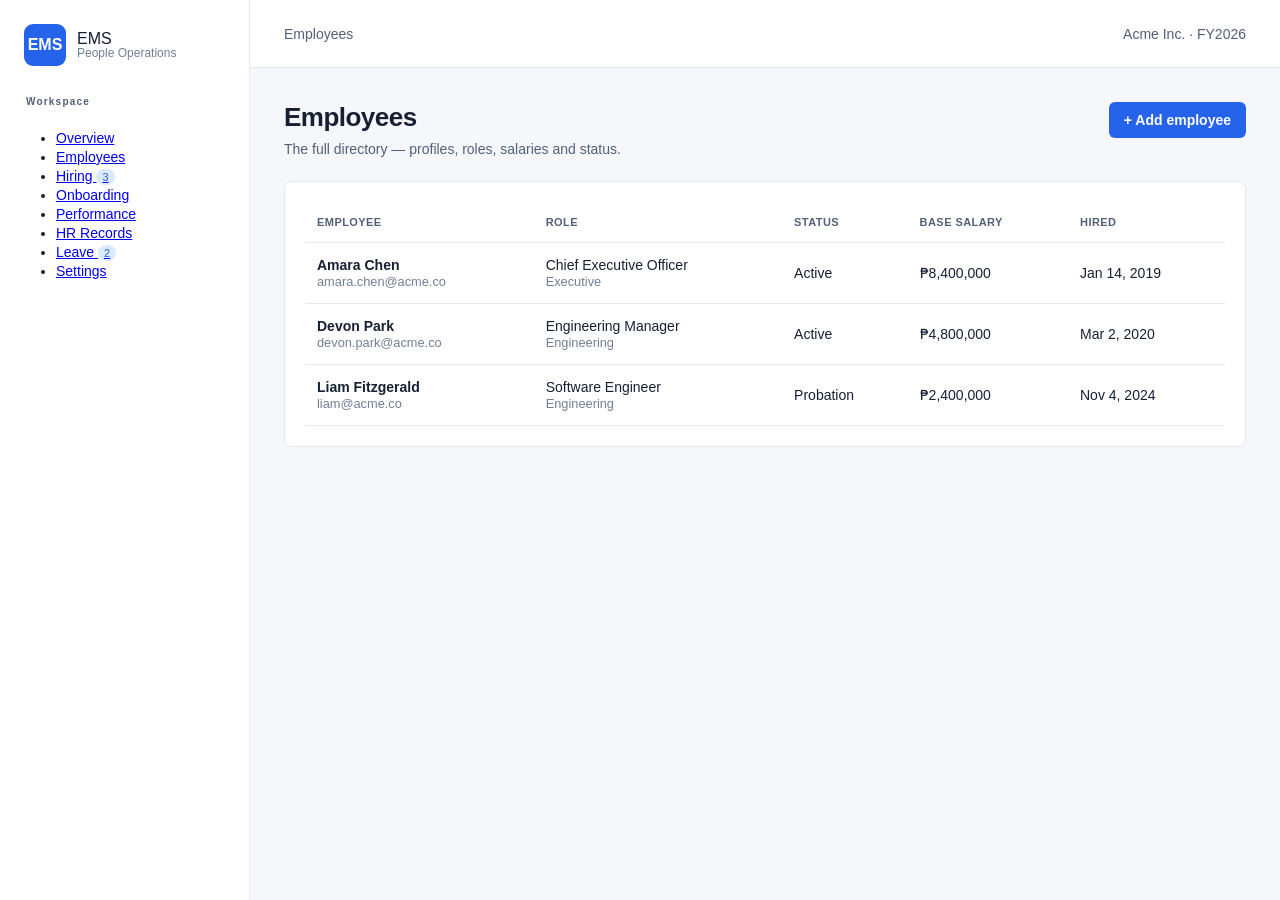
<file: employees.html>
<!DOCTYPE html>
<html lang="en">
<head>
    <meta charset="UTF-8">
    <meta name="viewport" content="width=device-width, initial-scale=1.0">
    <title>Employees - EMS</title>
    <meta http-equiv="refresh" content="0; url=employees.php">
    <link rel="stylesheet" href="styles.css">
</head>
<body>
    <!-- Sidebar -->
    <aside class="sidebar">
        <div class="logo">
            <span class="logo-icon">EMS</span>
            <div>
                <div>EMS</div>
                <div style="font-size: 0.75rem; font-weight: normal; color: #718096;">People Operations</div>
            </div>
        </div>
        <div class="sidebar-category">Workspace</div>
        <ul class="sidebar-menu">
            <li><a href="overview.html">Overview</a></li>
            <li><a href="employees.html" class="active">Employees</a></li>
            <li><a href="hiring.html">Hiring <span class="badge">3</span></a></li>
            <li><a href="onboarding.html">Onboarding</a></li>
            <li><a href="performance.html">Performance</a></li>
            <li><a href="hr-records.html">HR Records</a></li>
            <li><a href="leave.html">Leave <span class="badge">2</span></a></li>
            <li><a href="settings.html">Settings</a></li>
        </ul>
    </aside>

    <main class="main-content">
        <header class="header">
            <div>Employees</div>
            <div>Acme Inc. · FY2026</div>
        </header>
        <div class="container">
            <div class="page-title">
                <div>
                    <h1>Employees</h1>
                    <p class="page-subtitle">The full directory — profiles, roles, salaries and status.</p>
                </div>
                <button class="btn-primary">+ Add employee</button>
            </div>

            <div class="card">
                <table>
                    <thead>
                        <tr>
                            <th>Employee</th>
                            <th>Role</th>
                            <th>Status</th>
                            <th>Base salary</th>
                            <th>Hired</th>
                        </tr>
                    </thead>
                    <tbody>
                        <tr>
                            <td><strong>Amara Chen</strong><br><span style="color:#718096;font-size:0.8rem">amara.chen@acme.co</span></td>
                            <td>Chief Executive Officer<br><span style="color:#718096;font-size:0.8rem">Executive</span></td>
                            <td><span class="status-active">Active</span></td>
                            <td>₱8,400,000</td>
                            <td>Jan 14, 2019</td>
                        </tr>
                        <tr>
                            <td><strong>Devon Park</strong><br><span style="color:#718096;font-size:0.8rem">devon.park@acme.co</span></td>
                            <td>Engineering Manager<br><span style="color:#718096;font-size:0.8rem">Engineering</span></td>
                            <td><span class="status-active">Active</span></td>
                            <td>₱4,800,000</td>
                            <td>Mar 2, 2020</td>
                        </tr>
                        <tr>
                            <td><strong>Liam Fitzgerald</strong><br><span style="color:#718096;font-size:0.8rem">liam@acme.co</span></td>
                            <td>Software Engineer<br><span style="color:#718096;font-size:0.8rem">Engineering</span></td>
                            <td><span class="status-probation">Probation</span></td>
                            <td>₱2,400,000</td>
                            <td>Nov 4, 2024</td>
                        </tr>
                    </tbody>
                </table>
            </div>
        </div>
    </main>
</body>
</html>
</file>
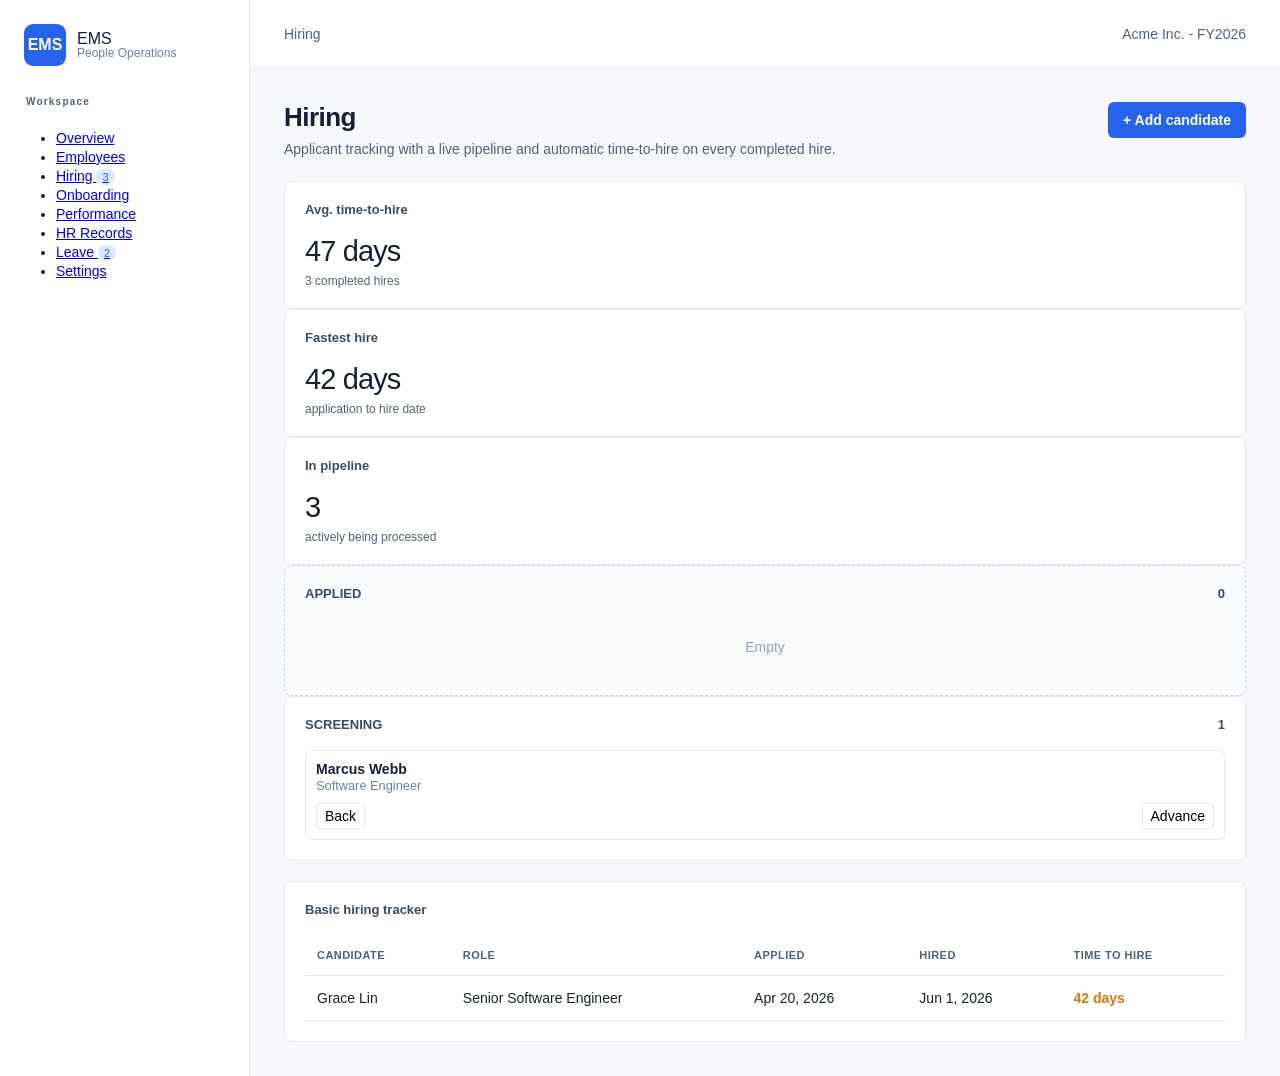
<file: hiring.html>
﻿<!DOCTYPE html>
<html lang="en">
<head>
    <meta charset="UTF-8">
    <meta name="viewport" content="width=device-width, initial-scale=1.0">
    <title>Hiring - EMS</title>
    <meta http-equiv="refresh" content="0; url=hiring.php">
    <link rel="stylesheet" href="styles.css">
</head>
<body>
    <aside class="sidebar">
        <div class="logo">
            <span class="logo-icon">EMS</span>
            <div>
                <div>EMS</div>
                <div style="font-size: 0.75rem; font-weight: normal; color: #718096;">People Operations</div>
            </div>
        </div>
        <div class="sidebar-category">Workspace</div>
        <ul class="sidebar-menu">
            <li><a href="overview.html">Overview</a></li>
            <li><a href="employees.html">Employees</a></li>
            <li><a href="hiring.html" class="active">Hiring <span class="badge">3</span></a></li>
            <li><a href="onboarding.html">Onboarding</a></li>
            <li><a href="performance.html">Performance</a></li>
            <li><a href="hr-records.html">HR Records</a></li>
            <li><a href="leave.html">Leave <span class="badge">2</span></a></li>
            <li><a href="settings.html">Settings</a></li>
        </ul>
    </aside>

    <main class="main-content">
        <header class="header">
            <div>Hiring</div>
            <div>Acme Inc. - FY2026</div>
        </header>
        <div class="container">
            <div class="page-title">
                <div>
                    <h1>Hiring</h1>
                    <p class="page-subtitle">Applicant tracking with a live pipeline and automatic time-to-hire on every completed hire.</p>
                </div>
                <button class="btn-primary">+ Add candidate</button>
            </div>

            <div class="grid-3">
                <div class="card">
                    <div class="card-header">Avg. time-to-hire</div>
                    <div class="stat-value">47 days</div>
                    <div class="stat-desc">3 completed hires</div>
                </div>
                <div class="card">
                    <div class="card-header">Fastest hire</div>
                    <div class="stat-value">42 days</div>
                    <div class="stat-desc">application to hire date</div>
                </div>
                <div class="card">
                    <div class="card-header">In pipeline</div>
                    <div class="stat-value">3</div>
                    <div class="stat-desc">actively being processed</div>
                </div>
            </div>

            <div class="grid-4">
                <div class="card" style="background: #f8fafc; border: 1px dashed #cbd5e1;">
                    <div class="card-header">APPLIED <span style="float:right">0</span></div>
                    <div style="text-align: center; color: #94a3b8; padding: 20px 0;">Empty</div>
                </div>
                <div class="card">
                    <div class="card-header">SCREENING <span style="float:right">1</span></div>
                    <div style="border: 1px solid #e2e8f0; padding: 10px; border-radius: 6px;">
                        <strong>Marcus Webb</strong><br>
                        <span style="font-size: 0.8rem; color: #718096;">Software Engineer</span>
                        <div style="margin-top: 10px; display: flex; justify-content: space-between;">
                            <button style="border:1px solid #e2e8f0; background:white; padding:4px 8px; border-radius:4px;">Back</button>
                            <button style="border:1px solid #e2e8f0; background:white; padding:4px 8px; border-radius:4px;">Advance</button>
                        </div>
                    </div>
                </div>
                <!-- Add similar cards for INTERVIEWING (Elena MÃ¡rquez) and OFFER (Aisha Bello) here based on Source 4 -->
            </div>
            
            <div class="card" style="margin-top: 20px;">
                <div class="card-header">Basic hiring tracker</div>
                <table>
                    <thead>
                        <tr><th>Candidate</th><th>Role</th><th>Applied</th><th>Hired</th><th>Time to hire</th></tr>
                    </thead>
                    <tbody>
                        <tr>
                            <td>Grace Lin</td>
                            <td>Senior Software Engineer</td>
                            <td>Apr 20, 2026</td>
                            <td>Jun 1, 2026</td>
                            <td style="color: #d97706; font-weight: bold;">42 days</td>
                        </tr>
                    </tbody>
                </table>
            </div>
        </div>
    </main>
</body>
</html>
</file>
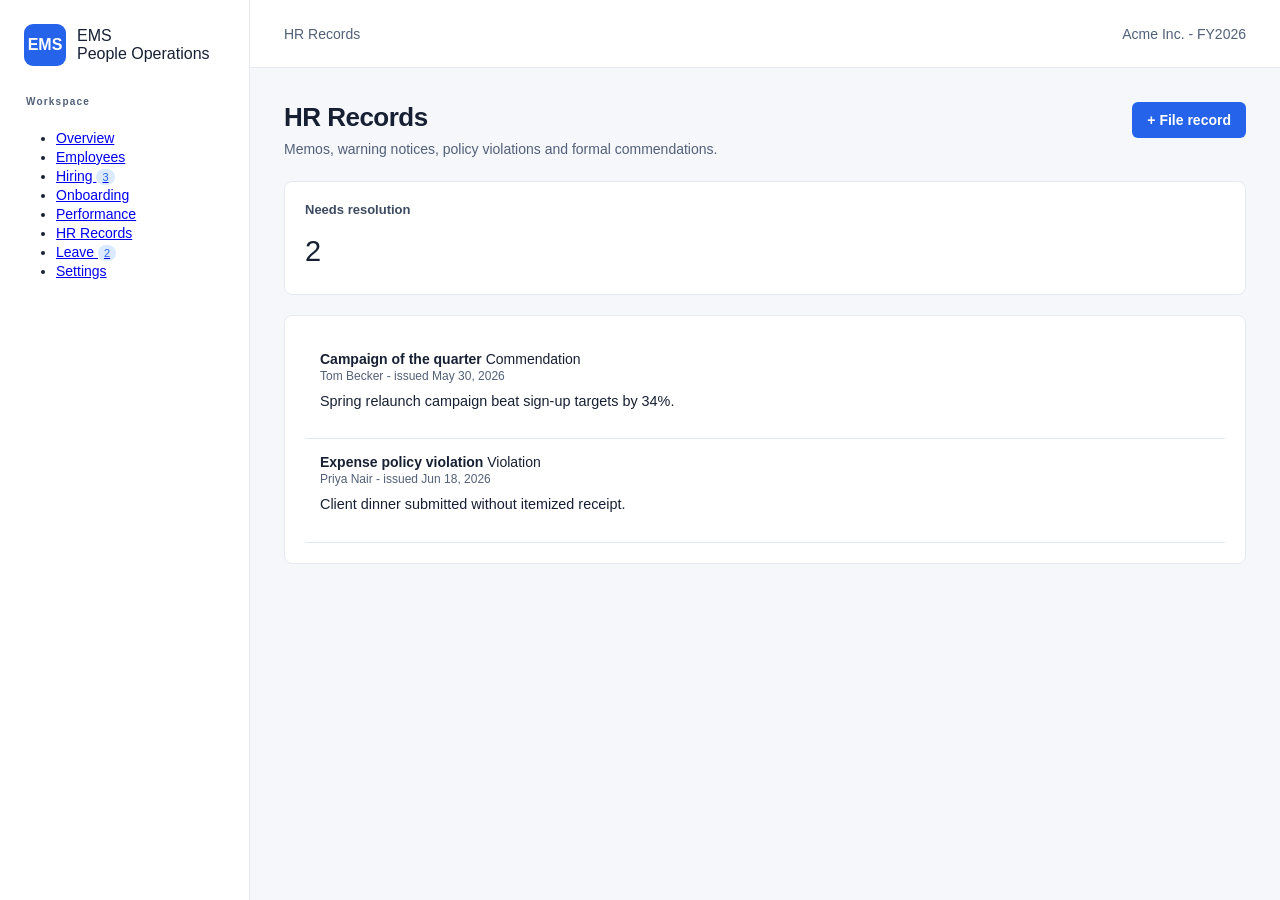
<file: hr-records.html>
﻿<!DOCTYPE html>
<html lang="en">
<head>
    <meta charset="UTF-8">
    <meta name="viewport" content="width=device-width, initial-scale=1.0">
    <title>HR Records - EMS</title>
    <meta http-equiv="refresh" content="0; url=hr-records.php">
    <link rel="stylesheet" href="styles.css">
</head>
<body>
    <aside class="sidebar">
        <div class="logo"><span class="logo-icon">EMS</span><div><div>EMS</div><div class="logo-subtitle">People Operations</div></div></div>
        <div class="sidebar-category">Workspace</div>
        <ul class="sidebar-menu">
            <li><a href="overview.html">Overview</a></li>
            <li><a href="employees.html">Employees</a></li>
            <li><a href="hiring.html">Hiring <span class="badge">3</span></a></li>
            <li><a href="onboarding.html">Onboarding</a></li>
            <li><a href="performance.html">Performance</a></li>
            <li><a href="hr-records.html" class="active">HR Records</a></li>
            <li><a href="leave.html">Leave <span class="badge">2</span></a></li>
            <li><a href="settings.html">Settings</a></li>
        </ul>
    </aside>
    <main class="main-content">
        <header class="header"><div>HR Records</div><div>Acme Inc. - FY2026</div></header>
        <div class="container">
            <div class="page-title">
                <div>
                    <h1>HR Records</h1>
                    <p class="page-subtitle">Memos, warning notices, policy violations and formal commendations.</p>
                </div>
                <button class="btn-primary">+ File record</button>
            </div>

            <div class="grid-3">
                <div class="card">
                    <div class="card-header">Needs resolution</div>
                    <div class="stat-value">2</div>
                </div>
                <!-- Additional metric cards: Awaiting signature (2), Commendations (2) -->
            </div>

            <div class="card" style="margin-top: 20px;">
                <div style="padding: 15px; border-bottom: 1px solid #e2e8f0;">
                    <strong>Campaign of the quarter</strong> <span class="status-active">Commendation</span><br>
                    <span class="stat-desc">Tom Becker - issued May 30, 2026</span>
                    <p style="font-size: 0.9rem; margin-top: 10px;">Spring relaunch campaign beat sign-up targets by 34%.</p>
                </div>
                <div style="padding: 15px; border-bottom: 1px solid #e2e8f0;">
                    <strong>Expense policy violation</strong> <span class="status-probation">Violation</span><br>
                    <span class="stat-desc">Priya Nair - issued Jun 18, 2026</span>
                    <p style="font-size: 0.9rem; margin-top: 10px;">Client dinner submitted without itemized receipt.</p>
                </div>
            </div>
        </div>
    </main>
</body>
</html>
</file>
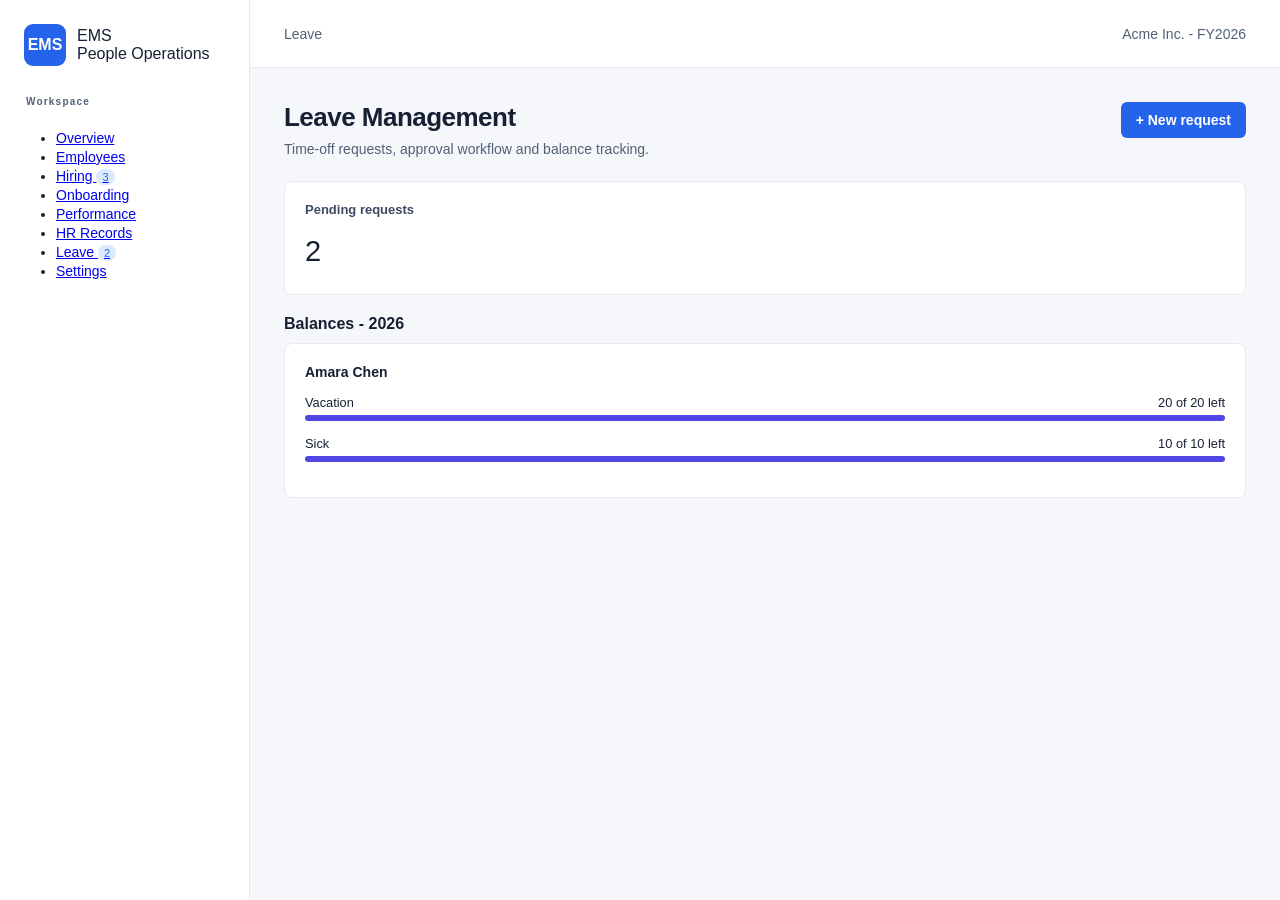
<file: leave.html>
﻿<!DOCTYPE html>
<html lang="en">
<head>
    <meta charset="UTF-8">
    <meta name="viewport" content="width=device-width, initial-scale=1.0">
    <title>Leave - EMS</title>
    <meta http-equiv="refresh" content="0; url=leave.php">
    <link rel="stylesheet" href="styles.css">
</head>
<body>
    <aside class="sidebar">
        <div class="logo"><span class="logo-icon">EMS</span><div><div>EMS</div><div class="logo-subtitle">People Operations</div></div></div>
        <div class="sidebar-category">Workspace</div>
        <ul class="sidebar-menu">
            <li><a href="overview.html">Overview</a></li>
            <li><a href="employees.html">Employees</a></li>
            <li><a href="hiring.html">Hiring <span class="badge">3</span></a></li>
            <li><a href="onboarding.html">Onboarding</a></li>
            <li><a href="performance.html">Performance</a></li>
            <li><a href="hr-records.html">HR Records</a></li>
            <li><a href="leave.html" class="active">Leave <span class="badge">2</span></a></li>
            <li><a href="settings.html">Settings</a></li>
        </ul>
    </aside>
    <main class="main-content">
        <header class="header"><div>Leave</div><div>Acme Inc. - FY2026</div></header>
        <div class="container">
            <div class="page-title">
                <div>
                    <h1>Leave Management</h1>
                    <p class="page-subtitle">Time-off requests, approval workflow and balance tracking.</p>
                </div>
                <button class="btn-primary">+ New request</button>
            </div>

            <div class="grid-3">
                <div class="card">
                    <div class="card-header">Pending requests</div>
                    <div class="stat-value">2</div>
                </div>
                <!-- Additional metric cards: Approved this year (2), Employees tracked (9) -->
            </div>

            <h3 style="margin: 20px 0 10px; font-size: 1rem;">Balances - 2026</h3>
            <div class="grid-3">
                <div class="card">
                    <div style="font-weight: bold; margin-bottom: 15px;">Amara Chen</div>
                    <div style="display:flex; justify-content:space-between; font-size:0.8rem;"><span>Vacation</span><span>20 of 20 left</span></div>
                    <div style="background:#4f46e5; height:6px; border-radius:3px; margin:5px 0 15px;"></div>
                    <div style="display:flex; justify-content:space-between; font-size:0.8rem;"><span>Sick</span><span>10 of 10 left</span></div>
                    <div style="background:#4f46e5; height:6px; border-radius:3px; margin:5px 0 15px;"></div>
                </div>
                <!-- Repeat for Devon Park, Yuki Tanaka, Maya Okafor, Liam Fitzgerald, Sofia Reyes -->
            </div>
        </div>
    </main>
</body>
</html>
</file>
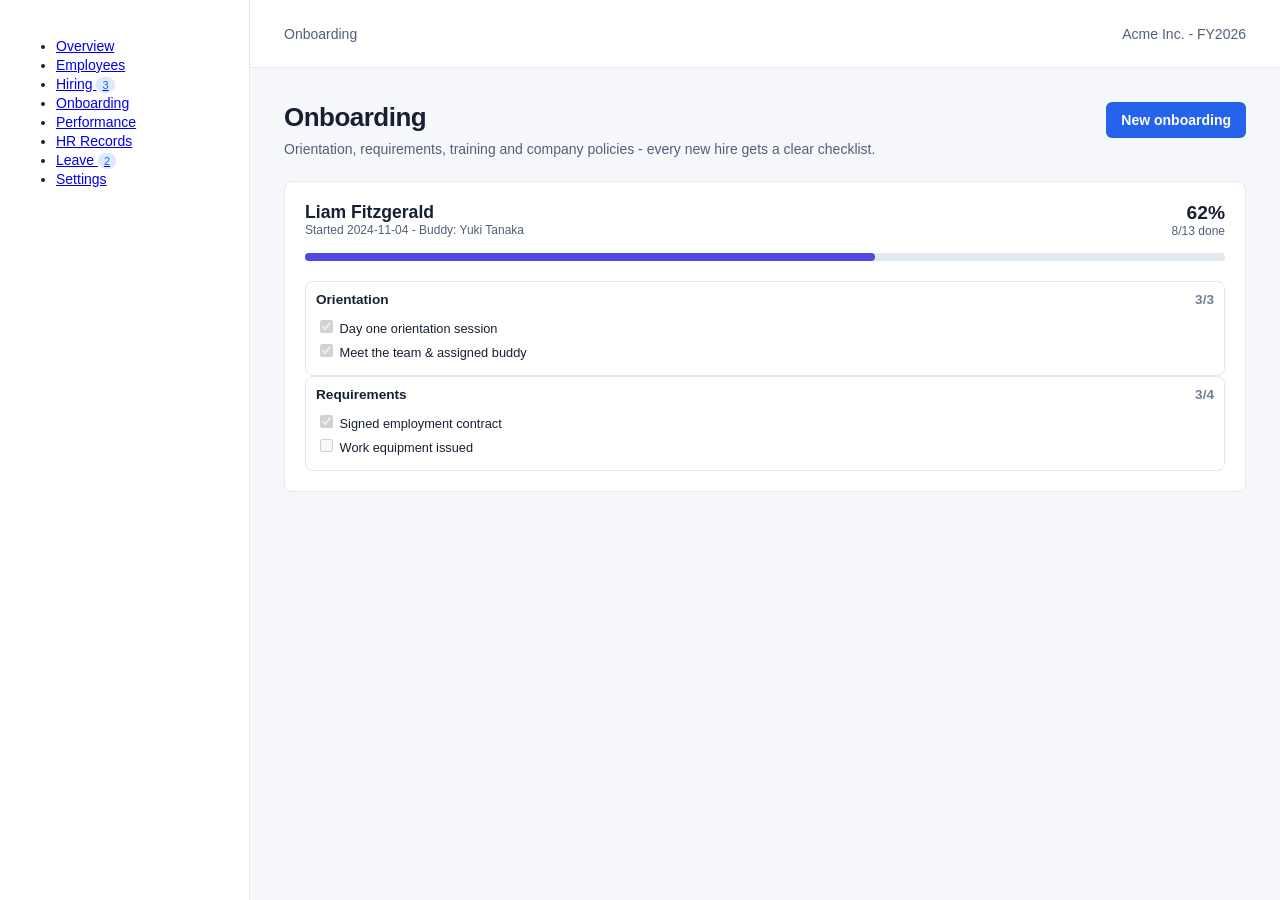
<file: onboarding.html>
﻿<!DOCTYPE html>
<html lang="en">
<head>
    <meta charset="UTF-8">
    <meta name="viewport" content="width=device-width, initial-scale=1.0">
    <title>Onboarding - EMS</title>
    <meta http-equiv="refresh" content="0; url=onboarding.php">
    <link rel="stylesheet" href="styles.css">
</head>
<body>
    <aside class="sidebar">
        <!-- Sidebar Content identical to above, with Onboarding set to 'active' -->
        <ul class="sidebar-menu">
            <li><a href="overview.html">Overview</a></li>
            <li><a href="employees.html">Employees</a></li>
            <li><a href="hiring.html">Hiring <span class="badge">3</span></a></li>
            <li><a href="onboarding.html" class="active">Onboarding</a></li>
            <li><a href="performance.html">Performance</a></li>
            <li><a href="hr-records.html">HR Records</a></li>
            <li><a href="leave.html">Leave <span class="badge">2</span></a></li>
            <li><a href="settings.html">Settings</a></li>
        </ul>
    </aside>

    <main class="main-content">
        <header class="header">
            <div>Onboarding</div>
            <div>Acme Inc. - FY2026</div>
        </header>
        <div class="container">
            <div class="page-title">
                <div>
                    <h1>Onboarding</h1>
                    <p class="page-subtitle">Orientation, requirements, training and company policies - every new hire gets a clear checklist.</p>
                </div>
                <button class="btn-primary">New onboarding</button>
            </div>

            <div class="grid-2">
                <div class="card">
                    <div style="display: flex; justify-content: space-between; margin-bottom: 15px;">
                        <div>
                            <div style="font-weight: 600; font-size: 1.1rem;">Liam Fitzgerald</div>
                            <div class="stat-desc">Started 2024-11-04 - Buddy: Yuki Tanaka</div>
                        </div>
                        <div style="text-align: right;">
                            <div style="font-weight: 700; font-size: 1.2rem;">62%</div>
                            <div class="stat-desc">8/13 done</div>
                        </div>
                    </div>
                    <div style="background: #e2e8f0; height: 8px; border-radius: 4px; margin-bottom: 20px;">
                        <div style="background: #4f46e5; height: 100%; width: 62%; border-radius: 4px;"></div>
                    </div>
                    <!-- Checklists -->
                    <div class="grid-2">
                        <div style="border: 1px solid #e2e8f0; padding: 10px; border-radius: 8px;">
                            <div style="font-size: 0.85rem; font-weight: 600; margin-bottom: 10px;">Orientation <span style="float:right; color:#718096;">3/3</span></div>
                            <label style="display: block; font-size: 0.8rem; margin-bottom: 5px;"><input type="checkbox" checked disabled> Day one orientation session</label>
                            <label style="display: block; font-size: 0.8rem; margin-bottom: 5px;"><input type="checkbox" checked disabled> Meet the team & assigned buddy</label>
                        </div>
                        <div style="border: 1px solid #e2e8f0; padding: 10px; border-radius: 8px;">
                            <div style="font-size: 0.85rem; font-weight: 600; margin-bottom: 10px;">Requirements <span style="float:right; color:#718096;">3/4</span></div>
                            <label style="display: block; font-size: 0.8rem; margin-bottom: 5px;"><input type="checkbox" checked disabled> Signed employment contract</label>
                            <label style="display: block; font-size: 0.8rem; margin-bottom: 5px;"><input type="checkbox" disabled> Work equipment issued</label>
                        </div>
                    </div>
                </div>
                <!-- Duplicate this card structure for Yuki Tanaka (100% complete) -->
            </div>
        </div>
    </main>
</body>
</html>
</file>
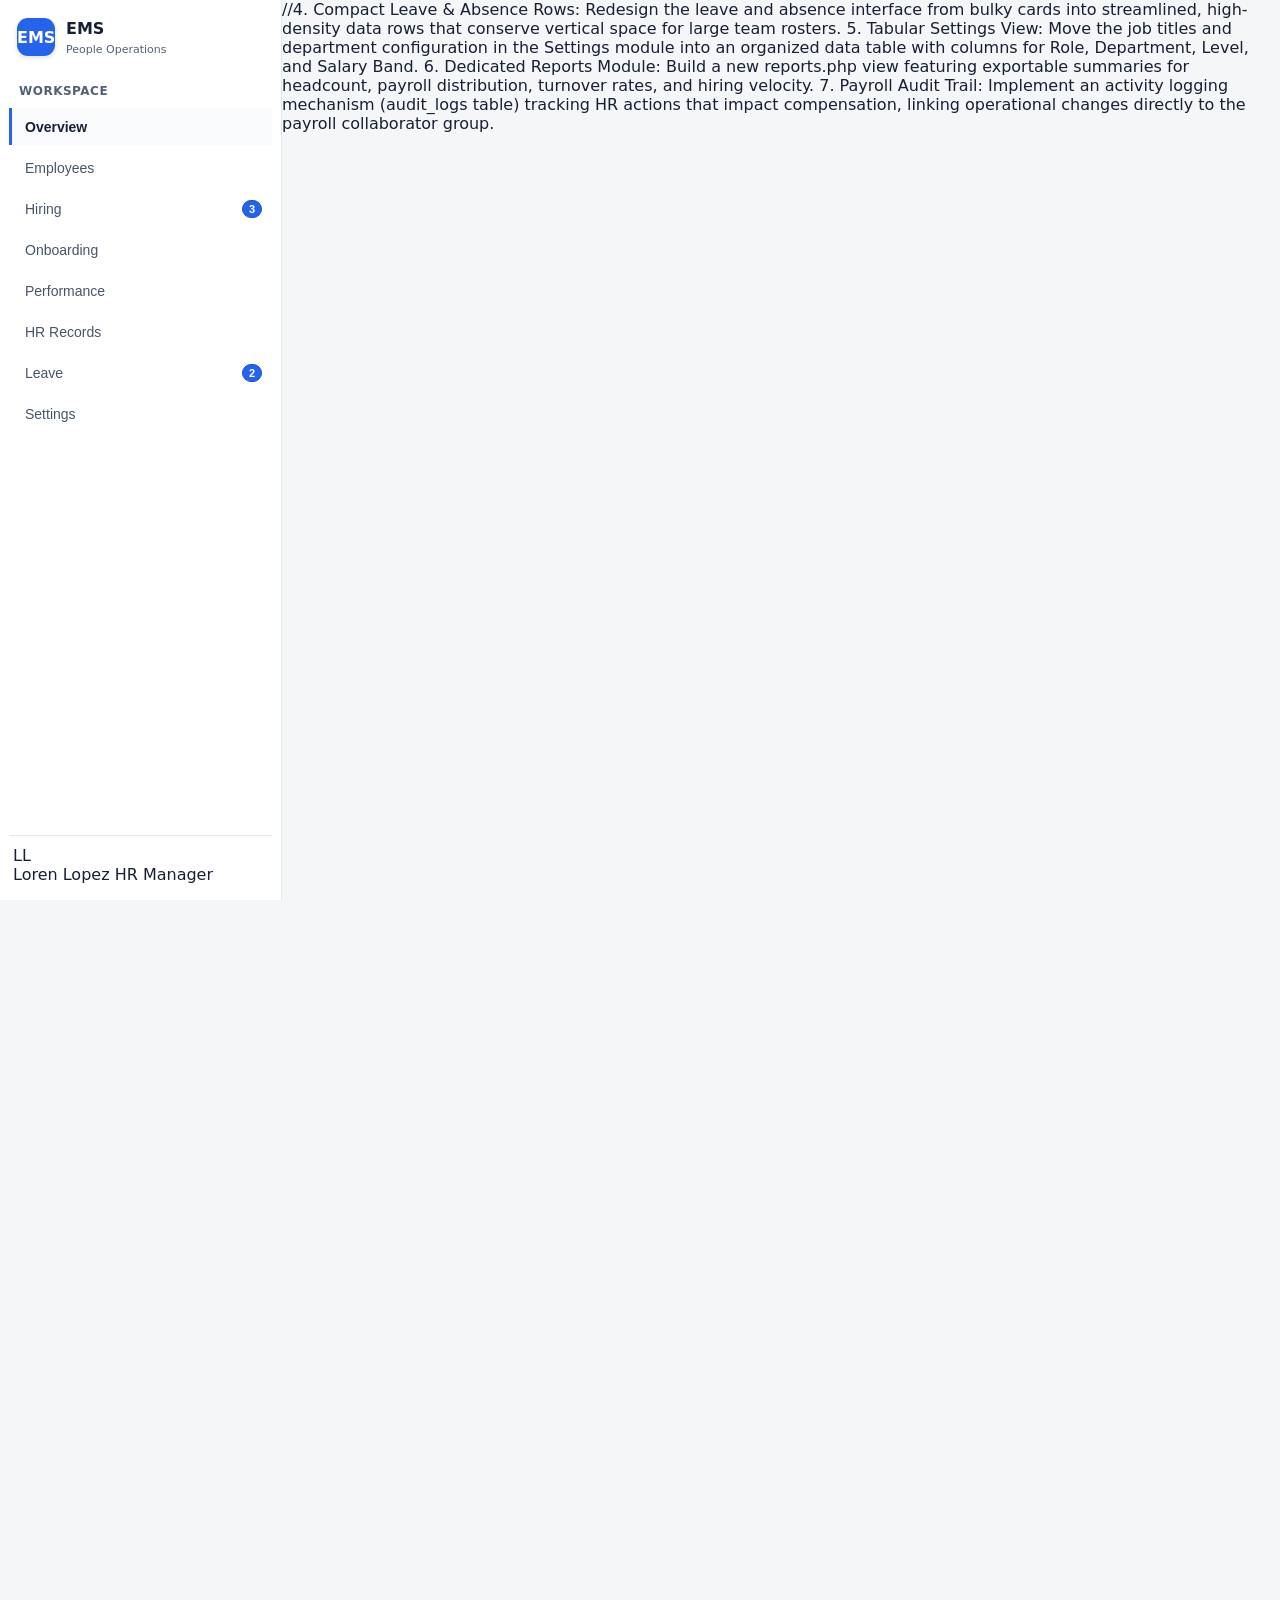
<file: overview.html>
<!DOCTYPE html>
<html lang="en">
<head>
    <meta charset="UTF-8">
    <meta name="viewport" content="width=device-width, initial-scale=1.0">
    <meta http-equiv="refresh" content="0; url=overview.php">
    <title>Overview - EMS</title>
    <!-- Updated to point to dashboard.css -->
    <link rel="stylesheet" href="dashboard.css">
</head>
<body class="module-dashboard">
    <aside class="sidebar">
        <div class="logo"><span class="logo-icon">EMS</span><span><strong>EMS</strong><small>People Operations</small></span></div>
        <div class="sidebar-category">Workspace</div>
        <nav class="sidebar-menu" aria-label="Workspace navigation">
            <button class="nav-link active" data-view="overview">Overview</button>
            <button class="nav-link" data-view="employees">Employees</button>
            <button class="nav-link" data-view="hiring">Hiring <span class="badge">3</span></button>
            <button class="nav-link" data-view="onboarding">Onboarding</button>
            <button class="nav-link" data-view="performance">Performance</button>
            <button class="nav-link" data-view="records">HR Records</button>
            <button class="nav-link" data-view="leave">Leave <span class="badge">2</span></button>
            <button class="nav-link" data-view="settings">Settings</button>
        </nav>
        <div class="sidebar-bottom">
            <div class="user-profile-row">
                <div class="avatar">LL</div>
                <div class="user-info">
                    <span class="user-name">Loren Lopez</span>
                    <span class="user-role">HR Manager</span>
                </div>
            </div>
            <a href="#" class="sign-out">
                <svg viewBox="0 0 24 24" fill="none" stroke="currentColor" stroke-width="2" stroke-linecap="round" stroke-linejoin="round"><path d="M9 21H5a2 2 0 0 1-2-2V5a2 2 0 0 1 2-2h4"></path><polyline points="16 17 21 12 16 7"></polyline><line x1="21" y1="12" x2="9" y2="12"></line></svg>
                Sign out
            </a>
        </div>
    </aside>

    <main class="main-content">
        <header class="header"><strong id="header-title">Overview</strong><span>Acme Inc. - FY2026</span></header>
        <div class="module-container">
            <section class="view active" id="view-overview" data-title="Overview">
                <div class="module-intro"><div><h1>Welcome</h1><p class="page-subtitle">Your people operations at a glance - pipeline, performance, records and time off.</p></div></div>
                <div class="grid metrics-grid">
                    <div class="card stat-card"><div class="card-header">Active employees</div><strong class="stat-value">9</strong><span class="stat-desc">1 on leave</span></div>
                    <div class="card stat-card"><div class="card-header">Avg. time-to-hire</div><strong class="stat-value">47d</strong><span class="stat-desc">3 hires tracked</span></div>
                    <div class="card stat-card"><div class="card-header">Open HR records</div><strong class="stat-value">2</strong><span class="stat-desc">warnings, memos, violations</span></div>
                    <div class="card stat-card card-featured"><div class="card-header">Annual payroll</div><strong class="stat-value">PHP 28.3M</strong><span class="stat-desc">base salaries of active staff</span></div>
                </div>
                <div class="grid grid-2">
                    <div class="card"><div class="card-header">Performance trend <span class="muted">Average evaluation score</span></div><div class="line-chart" aria-label="Performance trend chart"><span class="chart-line"></span><i>Q1</i><i>Q2</i><i>Q3</i><i>Q4</i></div></div>
                    <div class="card"><div class="card-header">Headcount by department <span class="muted">9 active employees</span></div><div class="bars"><div><span>Engineering</span><b style="width:88%"></b><em>4</em></div><div><span>Human Resources</span><b style="width:54%"></b><em>1</em></div><div><span>Executive</span><b style="width:54%"></b><em>1</em></div><div><span>Design</span><b style="width:35%"></b><em>1</em></div><div><span>Sales</span><b style="width:35%"></b><em>1</em></div><div><span>Marketing</span><b style="width:35%"></b><em>1</em></div></div></div>
                </div>
                <div class="grid grid-3"><div class="card action-card"><span class="eyebrow">TIME OFF</span><strong>Leave awaiting approval</strong><span class="stat-desc">2 requests need your review</span><button class="text-button" data-view-target="leave">Review queue</button></div><div class="card action-card"><span class="eyebrow">RECRUITING</span><strong>Hiring pipeline</strong><span class="stat-desc">3 candidates are in progress</span><button class="text-button" data-view-target="hiring">Open pipeline</button></div><div class="card action-card"><span class="eyebrow">HR RECORDS</span><strong>Needs resolution</strong><span class="stat-desc">2 records require attention</span><button class="text-button" data-view-target="records">View records</button></div></div>
            </section>

            <section class="view" id="view-employees" data-title="Employees"><div class="module-intro"><div><h1>Employees</h1><p class="page-subtitle">The full directory - profiles, roles, salaries and status.</p></div><button class="btn-primary" data-toast="Employee form opened">+ Add employee</button></div><div class="card table-card"><table><thead><tr><th>Employee</th><th>Role</th><th>Status</th><th>Base salary</th><th>Hired</th></tr></thead><tbody><tr><td><strong>Amara Chen</strong><small>amara.chen@acme.co</small></td><td>Chief Executive Officer<small>Executive</small></td><td><span class="status active-status">Active</span></td><td>PHP 8,400,000</td><td>Jan 14, 2019</td></tr><tr><td><strong>Devon Park</strong><small>devon.park@acme.co</small></td><td>Engineering Manager<small>Engineering</small></td><td><span class="status active-status">Active</span></td><td>PHP 4,800,000</td><td>Mar 2, 2020</td></tr><tr><td><strong>Liam Fitzgerald</strong><small>liam@acme.co</small></td><td>Software Engineer<small>Engineering</small></td><td><span class="status probation-status">Probation</span></td><td>PHP 2,400,000</td><td>Nov 4, 2024</td></tr></tbody></table></div></section>

            <section class="view" id="view-hiring" data-title="Hiring"><div class="module-intro"><div><h1>Hiring</h1><p class="page-subtitle">Applicant tracking with a live pipeline.</p></div><button class="btn-primary" data-toast="Candidate form opened">+ Add candidate</button></div><div class="grid grid-3"><div class="card stat-card"><div class="card-header">Avg. time-to-hire</div><strong class="stat-value">47 days</strong><span class="stat-desc">3 completed hires</span></div><div class="card stat-card"><div class="card-header">Fastest hire</div><strong class="stat-value">42 days</strong><span class="stat-desc">application to hire date</span></div><div class="card stat-card"><div class="card-header">In pipeline</div><strong class="stat-value">3</strong><span class="stat-desc">actively being processed</span></div></div><div class="pipeline grid grid-4"><div class="stage"><div class="card-header">APPLIED <span>0</span></div><p class="empty">No candidates</p></div><div class="stage"><div class="card-header">SCREENING <span>1</span></div><div class="candidate"><strong>Marcus Webb</strong><small>Software Engineer</small><div><button class="small-button">Back</button><button class="small-button">Advance</button></div></div></div><div class="stage"><div class="card-header">INTERVIEWING <span>1</span></div><div class="candidate"><strong>Elena Marquez</strong><small>Product Designer</small><div><button class="small-button">Back</button><button class="small-button">Advance</button></div></div></div><div class="stage"><div class="card-header">OFFER <span>1</span></div><div class="candidate"><strong>Aisha Bello</strong><small>Marketing Lead</small><div><button class="small-button">Back</button><button class="small-button">Advance</button></div></div></div></div><div class="card table-card"><div class="card-header">Basic hiring tracker</div><table><thead><tr><th>Candidate</th><th>Role</th><th>Applied</th><th>Hired</th><th>Time to hire</th></tr></thead><tbody><tr><td>Grace Lin</td><td>Senior Software Engineer</td><td>Apr 20, 2026</td><td>Jun 1, 2026</td><td>42 days</td></tr></tbody></table></div></section>

            <section class="view" id="view-onboarding" data-title="Onboarding"><div class="module-intro"><div><h1>Onboarding</h1><p class="page-subtitle">Every new hire gets a clear, trackable checklist.</p></div><button class="btn-primary" data-toast="Onboarding form opened">New onboarding</button></div><div class="grid grid-2"><div class="card onboarding-card"><div class="onboarding-top"><div><h2>Liam Fitzgerald</h2><span class="stat-desc">Started Nov 4, 2024 - Buddy: Yuki Tanaka</span></div><strong>62%<small>8/13 done</small></strong></div><div class="progress"><span style="width:62%"></span></div><div class="check-grid"><div><b>Orientation</b><label><input type="checkbox" checked> Day one orientation</label><label><input type="checkbox" checked> Meet the team</label></div><div><b>Requirements</b><label><input type="checkbox" checked> Signed contract</label><label><input type="checkbox"> Equipment issued</label></div><div><b>Training</b><label><input type="checkbox" checked> Security training</label><label><input type="checkbox"> Product training</label></div><div><b>Policies</b><label><input type="checkbox" checked> Handbook reviewed</label><label><input type="checkbox"> Code of conduct</label></div></div></div><div class="card onboarding-card"><div class="onboarding-top"><div><h2>Yuki Tanaka</h2><span class="stat-desc">Started Oct 21, 2024 - Buddy: Devon Park</span></div><strong>100%<small>13/13 done</small></strong></div><div class="progress"><span style="width:100%"></span></div><div class="check-grid"><div><b>Orientation</b><label><input type="checkbox" checked> Orientation complete</label><label><input type="checkbox" checked> Meet the team</label></div><div><b>Requirements</b><label><input type="checkbox" checked> Signed contract</label><label><input type="checkbox" checked> Equipment issued</label></div><div><b>Training</b><label><input type="checkbox" checked> Security training</label><label><input type="checkbox" checked> Product training</label></div><div><b>Policies</b><label><input type="checkbox" checked> Handbook reviewed</label><label><input type="checkbox" checked> Code of conduct</label></div></div></div></div></section>

            <section class="view" id="view-performance" data-title="Performance"><div class="module-intro"><div><h1>Performance - KPI</h1><p class="page-subtitle">Evaluations and achievements, from draft to signed acknowledgment.</p></div><button class="btn-primary" data-toast="Evaluation form opened">+ New evaluation</button></div><div class="grid grid-3"><div class="card stat-card"><div class="card-header">Average score</div><strong class="stat-value">90</strong><span class="stat-desc">5 completed evaluations</span></div><div class="card stat-card"><div class="card-header">Awaiting acknowledgment</div><strong class="stat-value">2</strong><span class="stat-desc">completed, not yet signed</span></div><div class="card stat-card"><div class="card-header">Drafts in progress</div><strong class="stat-value">1</strong><span class="stat-desc">not yet finalized</span></div></div><div class="grid grid-2"><div class="card"><div class="card-header">Top performers</div><ul class="performers"><li><span><strong>Maya Okafor</strong><small>Design</small></span><b>95</b></li><li><span><strong>Devon Park</strong><small>Engineering</small></span><b>92</b></li></ul></div><div class="card"><div class="card-header">Score distribution</div><div class="distribution"><span style="height:42%"><i>70-79</i></span><span style="height:68%"><i>80-89</i></span><span style="height:92%"><i>90-100</i></span></div></div></div></section>

            <section class="view" id="view-records" data-title="HR Records"><div class="module-intro"><div><h1>HR Records</h1><p class="page-subtitle">Memos, warnings, policy violations and commendations.</p></div><button class="btn-primary" data-toast="Record form opened">+ File record</button></div><div class="grid grid-3"><div class="card stat-card"><div class="card-header">Needs resolution</div><strong class="stat-value">2</strong></div><div class="card stat-card"><div class="card-header">Awaiting signature</div><strong class="stat-value">2</strong></div><div class="card stat-card"><div class="card-header">Commendations</div><strong class="stat-value">2</strong></div></div><div class="card record-list"><article><strong>Campaign of the quarter</strong><span class="status active-status">Commendation</span><small>Tom Becker - issued May 30, 2026</small><p>Spring relaunch campaign beat sign-up targets by 34%.</p></article><article><strong>Expense policy violation</strong><span class="status warning-status">Warning</span><small>Priya Nair - issued Jun 18, 2026</small><p>Client dinner submitted without itemized receipt.</p></article></div></section>

            <section class="view" id="view-leave" data-title="Leave"><div class="module-intro"><div><h1>Leave Management</h1><p class="page-subtitle">Time-off requests, approval workflow and balance tracking.</p></div><button class="btn-primary" data-toast="Leave request form opened">+ New request</button></div><div class="grid grid-3"><div class="card stat-card"><div class="card-header">Pending requests</div><strong class="stat-value">2</strong></div><div class="card stat-card"><div class="card-header">Approved this year</div><strong class="stat-value">2</strong></div><div class="card stat-card"><div class="card-header">Employees tracked</div><strong class="stat-value">9</strong></div></div><h2 class="section-heading">Balances - 2026</h2><div class="grid grid-3"><div class="card balance-card"><h2>Amara Chen</h2><div class="balance-row"><span>Vacation <small>20 left</small></span><b style="width:92%"></b></div><div class="balance-row"><span>Sick <small>10 left</small></span><b style="width:84%"></b></div><div class="balance-row"><span>Personal <small>5 left</small></span><b style="width:70%"></b></div></div><div class="card balance-card"><h2>Devon Park</h2><div class="balance-row"><span>Vacation <small>16 left</small></span><b style="width:75%"></b></div><div class="balance-row"><span>Sick <small>8 left</small></span><b style="width:68%"></b></div><div class="balance-row"><span>Personal <small>4 left</small></span><b style="width:58%"></b></div></div><div class="card balance-card"><h2>Liam Fitzgerald</h2><div class="balance-row"><span>Vacation <small>12 left</small></span><b style="width:58%"></b></div><div class="balance-row"><span>Sick <small>10 left</small></span><b style="width:84%"></b></div><div class="balance-row"><span>Personal <small>5 left</small></span><b style="width:70%"></b></div></div></div><h2 class="section-heading">Approval queue</h2><div class="card table-card"><table><thead><tr><th>Employee</th><th>Type</th><th>Dates</th><th>Action</th></tr></thead><tbody><tr><td><strong>Sofia Reyes</strong></td><td>Vacation</td><td>Jul 8 - Jul 12</td><td><button class="small-button approve" data-toast="Request approved">Approve</button><button class="small-button reject" data-toast="Request rejected">Reject</button></td></tr><tr><td><strong>Yuki Tanaka</strong></td><td>Personal</td><td>Jul 18</td><td><button class="small-button approve" data-toast="Request approved">Approve</button><button class="small-button reject" data-toast="Request rejected">Reject</button></td></tr></tbody></table></div></section>

            <section class="view" id="view-settings" data-title="Settings"><div class="module-intro"><div><h1>Settings</h1><p class="page-subtitle">Job titles, departments and base salary bands.</p></div><button class="btn-primary" data-toast="Job title form opened">+ New job title</button></div><div class="department"><h2><span class="department-icon">D</span> Design <small>1 role</small></h2><div class="grid grid-3"><div class="card role-card"><strong>Product Designer</strong><span class="level">Mid</span><p>Owns product design and UX</p><b>PHP 2,400,000</b></div></div></div><div class="department"><h2><span class="department-icon">E</span> Engineering <small>3 roles</small></h2><div class="grid grid-3"><div class="card role-card"><strong>Engineering Manager</strong><span class="level">Lead</span><p>Leads the engineering team and delivery</p><b>PHP 4,800,000</b></div><div class="card role-card"><strong>Senior Software Engineer</strong><span class="level">Senior</span><p>Builds reliable product systems</p><b>PHP 3,600,000</b></div><div class="card role-card"><strong>Software Engineer</strong><span class="level">Mid</span><p>Develops and maintains product features</p><b>PHP 2,400,000</b></div></div></div></section>
        </div>
    </main>
    <div class="toast" role="status" aria-live="polite"></div>
    <script src="script.js"></script>
</body>
</html>

//4. Compact Leave & Absence Rows: Redesign the leave and absence interface from bulky cards into streamlined, high-density data rows that conserve vertical space for large team rosters.

5. Tabular Settings View: Move the job titles and department configuration in the Settings module into an organized data table with columns for Role, Department, Level, and Salary Band.

6. Dedicated Reports Module: Build a new reports.php view featuring exportable summaries for headcount, payroll distribution, turnover rates, and hiring velocity.

7. Payroll Audit Trail: Implement an activity logging mechanism (audit_logs table) tracking HR actions that impact compensation, linking operational changes directly to the payroll collaborator group.
</file>
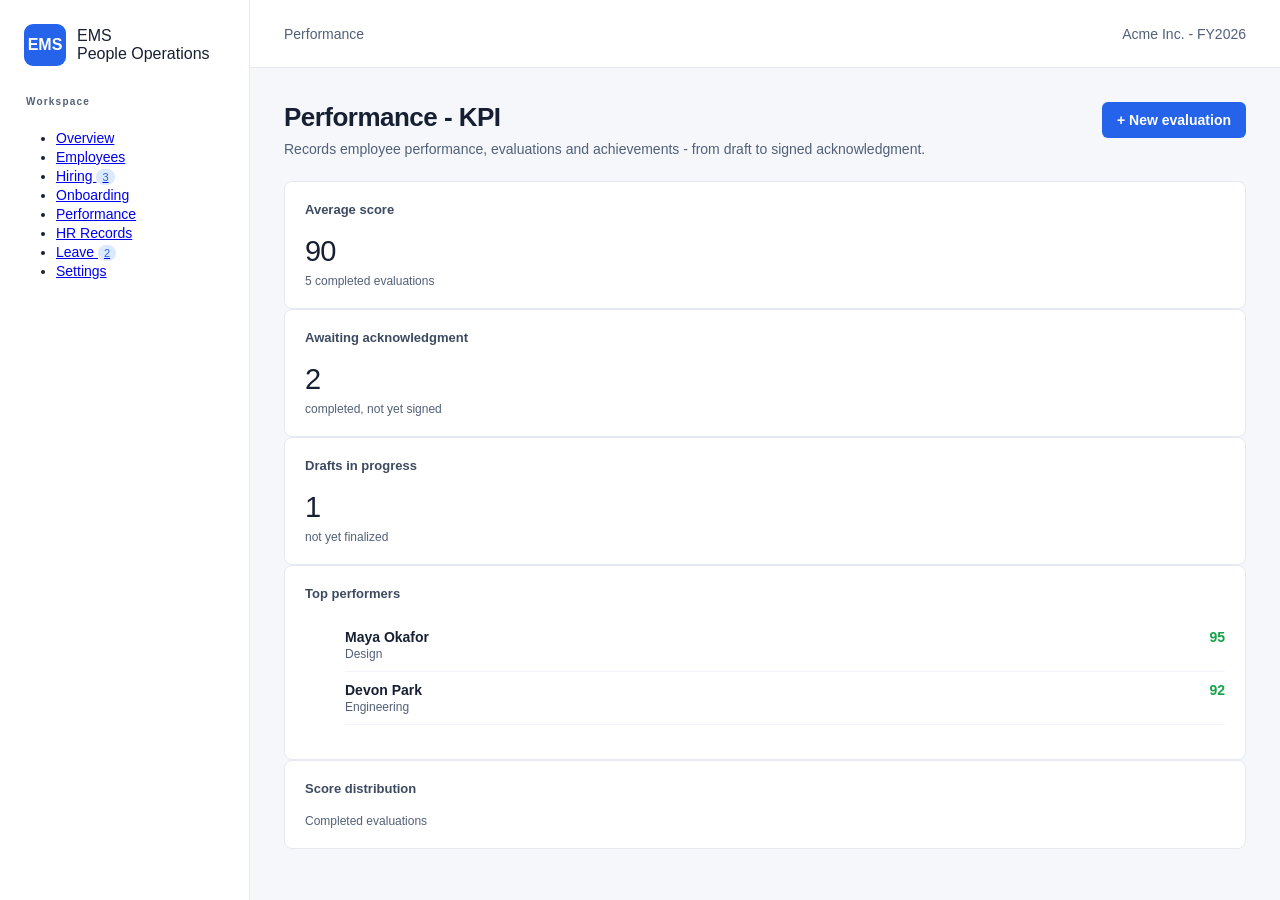
<file: performance.html>
﻿<!DOCTYPE html>
<html lang="en">
<head>
    <meta charset="UTF-8">
    <meta name="viewport" content="width=device-width, initial-scale=1.0">
    <title>Performance - EMS</title>
    <meta http-equiv="refresh" content="0; url=performance.php">
    <link rel="stylesheet" href="styles.css">
</head>
<body>
    <aside class="sidebar">
        <div class="logo"><span class="logo-icon">EMS</span><div><div>EMS</div><div class="logo-subtitle">People Operations</div></div></div>
        <div class="sidebar-category">Workspace</div>
        <ul class="sidebar-menu">
            <li><a href="overview.html">Overview</a></li>
            <li><a href="employees.html">Employees</a></li>
            <li><a href="hiring.html">Hiring <span class="badge">3</span></a></li>
            <li><a href="onboarding.html">Onboarding</a></li>
            <li><a href="performance.html" class="active">Performance</a></li>
            <li><a href="hr-records.html">HR Records</a></li>
            <li><a href="leave.html">Leave <span class="badge">2</span></a></li>
            <li><a href="settings.html">Settings</a></li>
        </ul>
    </aside>
    <main class="main-content">
        <header class="header"><div>Performance</div><div>Acme Inc. - FY2026</div></header>
        <div class="container">
            <div class="page-title">
                <div>
                    <h1>Performance - KPI</h1>
                    <p class="page-subtitle">Records employee performance, evaluations and achievements - from draft to signed acknowledgment.</p>
                </div>
                <button class="btn-primary">+ New evaluation</button>
            </div>

            <div class="grid-3">
                <div class="card">
                    <div class="card-header">Average score</div>
                    <div class="stat-value">90</div>
                    <div class="stat-desc">5 completed evaluations</div>
                </div>
                <div class="card">
                    <div class="card-header">Awaiting acknowledgment</div>
                    <div class="stat-value">2</div>
                    <div class="stat-desc">completed, not yet signed</div>
                </div>
                <div class="card">
                    <div class="card-header">Drafts in progress</div>
                    <div class="stat-value">1</div>
                    <div class="stat-desc">not yet finalized</div>
                </div>
            </div>

            <div class="grid-2">
                <div class="card">
                    <div class="card-header">Top performers</div>
                    <ul style="list-style: none;">
                        <li style="display: flex; justify-content: space-between; padding: 10px 0; border-bottom: 1px solid #f1f5f9;">
                            <div><strong>Maya Okafor</strong><br><span class="stat-desc">Design</span></div>
                            <div style="font-weight: bold; color: #16a34a;">95</div>
                        </li>
                        <li style="display: flex; justify-content: space-between; padding: 10px 0; border-bottom: 1px solid #f1f5f9;">
                            <div><strong>Devon Park</strong><br><span class="stat-desc">Engineering</span></div>
                            <div style="font-weight: bold; color: #16a34a;">92</div>
                        </li>
                    </ul>
                </div>
                <div class="card">
                    <div class="card-header">Score distribution</div>
                    <div class="stat-desc">Completed evaluations</div>
                    <!-- Distribution bar charts can be built using inline CSS backgrounds -->
                </div>
            </div>
        </div>
    </main>
</body>
</html>
</file>
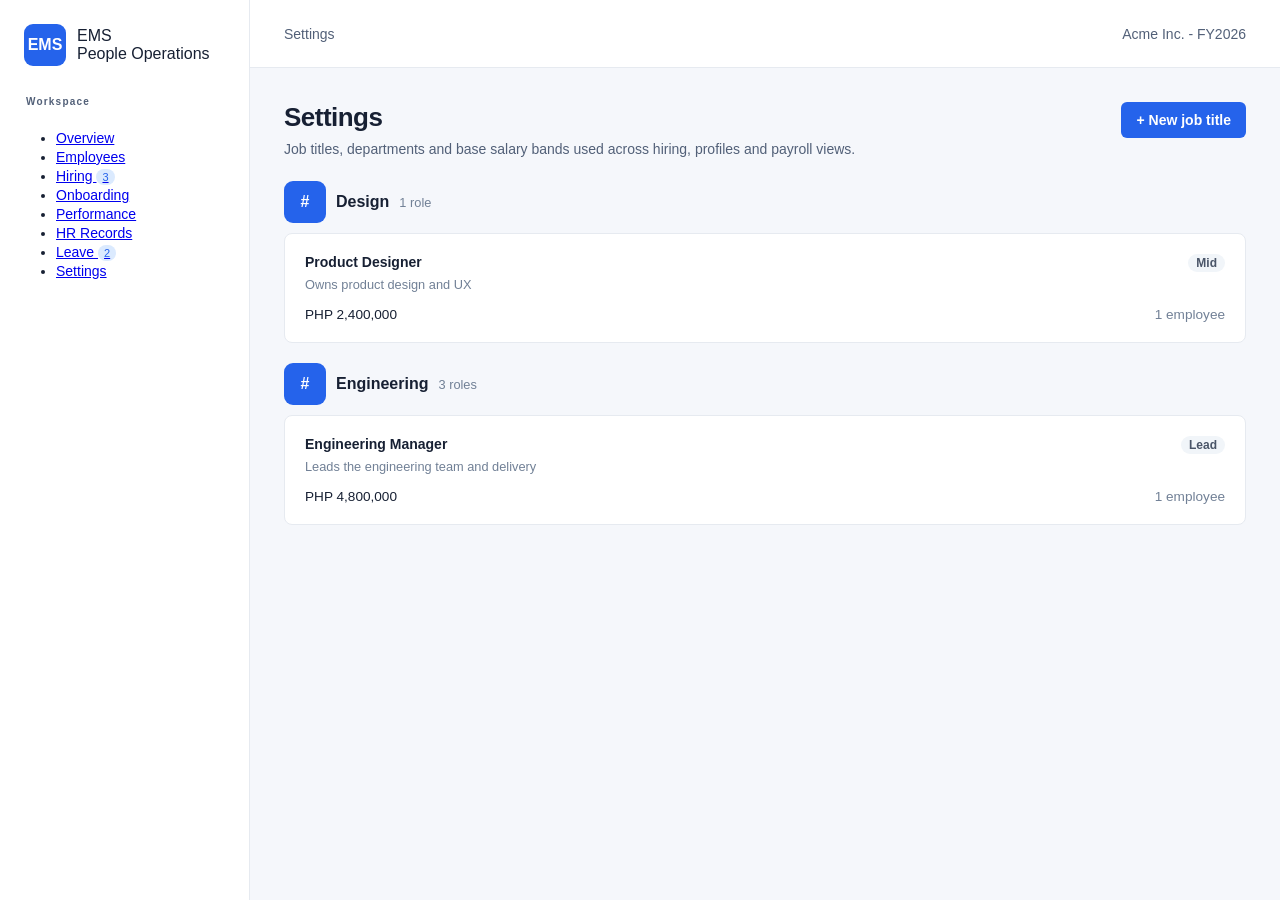
<file: settings.html>
﻿<!DOCTYPE html>
<html lang="en">
<head>
    <meta charset="UTF-8">
    <meta name="viewport" content="width=device-width, initial-scale=1.0">
    <title>Settings - EMS</title>
    <meta http-equiv="refresh" content="0; url=settings.php">
    <link rel="stylesheet" href="styles.css">
</head>
<body>
    <aside class="sidebar">
        <div class="logo">
            <span class="logo-icon">EMS</span>
            <div><div>EMS</div><div class="logo-subtitle">People Operations</div></div>
        </div>
        <div class="sidebar-category">Workspace</div>
        <ul class="sidebar-menu">
            <li><a href="overview.html">Overview</a></li>
            <li><a href="employees.html">Employees</a></li>
            <li><a href="hiring.html">Hiring <span class="badge">3</span></a></li>
            <li><a href="onboarding.html">Onboarding</a></li>
            <li><a href="performance.html">Performance</a></li>
            <li><a href="hr-records.html">HR Records</a></li>
            <li><a href="leave.html">Leave <span class="badge">2</span></a></li>
            <li><a href="settings.html" class="active">Settings</a></li>
        </ul>
    </aside>
    <main class="main-content">
        <header class="header"><div>Settings</div><div>Acme Inc. - FY2026</div></header>
        <div class="container">
            <div class="page-title">
                <div>
                    <h1>Settings</h1>
                    <p class="page-subtitle">Job titles, departments and base salary bands used across hiring, profiles and payroll views.</p>
                </div>
                <button class="btn-primary">+ New job title</button>
            </div>

            <h3 style="margin: 20px 0 10px; font-size: 1rem; display: flex; align-items: center; gap: 10px;">
                <span class="logo-icon" style="padding: 2px 5px;">#</span> Design <span style="color:#718096; font-size:0.8rem; font-weight:normal;">1 role</span>
            </h3>
            <div class="grid-3">
                <div class="card">
                    <div style="display: flex; justify-content: space-between; font-weight: bold;">
                        Product Designer <span style="background:#f1f5f9; color:#4a5568; padding:2px 8px; border-radius:10px; font-size:0.75rem;">Mid</span>
                    </div>
                    <p style="font-size: 0.8rem; color: #718096; margin: 5px 0 15px;">Owns product design and UX</p>
                    <div style="display: flex; justify-content: space-between; font-size: 0.85rem;">
                        <span>PHP 2,400,000</span>
                        <span style="color: #718096;">1 employee</span>
                    </div>
                </div>
            </div>

            <h3 style="margin: 20px 0 10px; font-size: 1rem; display: flex; align-items: center; gap: 10px;">
                <span class="logo-icon" style="padding: 2px 5px;">#</span> Engineering <span style="color:#718096; font-size:0.8rem; font-weight:normal;">3 roles</span>
            </h3>
            <div class="grid-3">
                <div class="card">
                    <div style="display: flex; justify-content: space-between; font-weight: bold;">
                        Engineering Manager <span style="background:#f1f5f9; color:#4a5568; padding:2px 8px; border-radius:10px; font-size:0.75rem;">Lead</span>
                    </div>
                    <p style="font-size: 0.8rem; color: #718096; margin: 5px 0 15px;">Leads the engineering team and delivery</p>
                    <div style="display: flex; justify-content: space-between; font-size: 0.85rem;">
                        <span>PHP 4,800,000</span>
                        <span style="color: #718096;">1 employee</span>
                    </div>
                </div>
                <!-- Add similar cards for Senior Software Engineer and Software Engineer -->
            </div>
        </div>
    </main>
</body>
</html>
</file>
<file: styles.css>
:root {
    --ink: #172033;
    --muted: #526078;
    --line: #e6eaf0;
    --surface: #ffffff;
    --canvas: #f5f7fb;
    --blue: #2563eb;
    --blue-dark: #1d4ed8;
    --blue-pale: #eff6ff;
    --green: #15803d;
    --amber: #b45309;
    font-family: "Trebuchet MS", "Segoe UI", sans-serif;
}

* { box-sizing: border-box; }
html { overflow-x: clip; }
body { margin: 0; min-height: 100vh; display: flex; color: var(--ink); background: var(--canvas); font-size: 14px; }
button { font: inherit; }
.sidebar { width: 250px; flex: 0 0 250px; display: flex; flex-direction: column; padding: 24px 16px; background: var(--surface); border-right: 1px solid var(--line); }
.logo { display: flex; align-items: center; gap: 11px; padding: 0 8px 30px; font-size: 16px; line-height: 1.1; }
.logo strong, .logo small { display: block; }
.logo small { margin-top: 5px; color: var(--muted); font-size: 11px; font-weight: 400; }
.logo-icon { display: grid; place-items: center; width: 42px; height: 42px; color: #fff; background: var(--blue); border-radius: 9px; font-weight: 800; }
.sidebar-category { margin: 0 10px 9px; color: #526078; font-size: 10px; font-weight: 700; letter-spacing: .12em; }
.sidebar-menu { display: grid; gap: 3px; }
.nav-link { width: 100%; display: flex; align-items: center; justify-content: space-between; padding: 11px 12px; color: #536078; background: transparent; border: 0; border-radius: 7px; text-align: left; cursor: pointer; }
.nav-link:hover { background: #f8fafc; color: var(--ink); }
.nav-link.active { color: var(--blue); background: var(--blue-pale); font-weight: 700; }
.badge { min-width: 21px; padding: 2px 6px; color: var(--blue); background: #dbeafe; border-radius: 10px; font-size: 11px; text-align: center; }
.user-profile { margin-top: auto; padding: 13px 12px; color: var(--ink); border: 1px solid var(--line); border-radius: 8px; line-height: 1.5; }
.user-profile span, small, .muted { display: block; color: var(--muted); font-size: 11px; font-weight: 400; }
.main-content { min-width: 0; flex: 1; overflow-y: auto; }
.header { display: flex; justify-content: space-between; align-items: center; min-height: 68px; padding: 0 34px; color: var(--muted); background: var(--surface); border-bottom: 1px solid var(--line); }
.header strong { color: var(--ink); font-size: 14px; }
.container { width: min(1240px, 100%); margin: 0 auto; padding: 34px; }
.view { display: none; animation: appear .22s ease-out; }
.view.active { display: block; }
@keyframes appear { from { opacity: 0; transform: translateY(4px); } to { opacity: 1; transform: translateY(0); } }
.page-title { display: flex; justify-content: space-between; align-items: flex-start; gap: 20px; margin-bottom: 24px; }
h1 { margin: 0; font-size: 26px; letter-spacing: -.02em; }
h2 { margin: 0; font-size: 16px; }
.page-subtitle { margin: 8px 0 0; color: var(--muted); }
.grid { display: grid; gap: 16px; margin-bottom: 18px; }
.grid-2 { grid-template-columns: 1.35fr 1fr; }
.grid-3 { grid-template-columns: repeat(3, 1fr); }
.grid-4 { grid-template-columns: repeat(4, 1fr); }
.card, .stage { padding: 20px; background: var(--surface); border: 1px solid var(--line); border-radius: 8px; }
.card-header { display: flex; justify-content: space-between; align-items: baseline; gap: 12px; margin-bottom: 18px; color: #3d4a61; font-size: 13px; font-weight: 700; }
.stat-card { min-height: 140px; }
.stat-value { display: block; margin-bottom: 6px; color: var(--ink); font-size: 29px; letter-spacing: -.03em; }
.stat-desc { color: var(--muted); font-size: 12px; }
.btn-primary { padding: 10px 15px; color: white; background: var(--blue); border: 0; border-radius: 6px; cursor: pointer; font-weight: 700; white-space: nowrap; }
.btn-primary:hover { background: var(--blue-dark); }
.text-button { align-self: flex-start; padding: 0; color: var(--blue); background: transparent; border: 0; cursor: pointer; font-size: 12px; font-weight: 700; }
.action-card { display: flex; flex-direction: column; align-items: flex-start; gap: 9px; }
.action-card strong { font-size: 15px; }
.eyebrow { color: var(--blue); font-size: 10px; font-weight: 800; letter-spacing: .1em; }
.line-chart { position: relative; height: 200px; margin-top: 25px; overflow: hidden; border-bottom: 1px solid var(--line); background: repeating-linear-gradient(to bottom, transparent 0, transparent 39px, #eef2f7 40px); }
.chart-line { position: absolute; inset: 35px 5% 25px; background: linear-gradient(145deg, transparent 0 12%, var(--blue) 12% 13%, transparent 13% 27%, var(--blue) 27% 28%, transparent 28% 43%, var(--blue) 43% 44%, transparent 44% 61%, var(--blue) 61% 62%, transparent 62% 78%, var(--blue) 78% 79%, transparent 79%); clip-path: polygon(0 65%, 14% 55%, 29% 72%, 45% 34%, 61% 48%, 77% 20%, 100% 35%, 100% 39%, 77% 25%, 61% 53%, 45% 39%, 29% 77%, 14% 60%, 0 70%); }
.line-chart i { position: relative; top: 180px; display: inline-block; width: 24%; color: var(--muted); font-size: 10px; font-style: normal; text-align: center; }
.bars { display: grid; gap: 10px; }
.bars > div { display: grid; grid-template-columns: 105px 1fr 18px; align-items: center; gap: 8px; color: #5d6a80; font-size: 11px; }
.bars b { height: 9px; background: #60a5fa; border-radius: 2px; }
.bars em { color: var(--ink); font-style: normal; font-weight: 700; }
.text-button:focus-visible, .btn-primary:focus-visible, .nav-link:focus-visible, .small-button:focus-visible { outline: 3px solid #bfdbfe; outline-offset: 2px; }
table { width: 100%; border-collapse: collapse; }
th, td { padding: 14px 12px; border-bottom: 1px solid var(--line); text-align: left; white-space: nowrap; }
th { color: var(--muted); font-size: 11px; font-weight: 700; text-transform: uppercase; letter-spacing: .04em; }
td small { margin-top: 4px; }
.table-card { overflow-x: auto; }
.status, .level { display: inline-block; padding: 4px 8px; border-radius: 4px; font-size: 11px; font-weight: 700; }
.active-status { color: var(--green); background: #dcfce7; }
.probation-status, .warning-status { color: var(--amber); background: #fef3c7; }
.pipeline { align-items: stretch; }
.stage { min-height: 218px; background: #fbfcfe; }
.stage .card-header { margin-bottom: 14px; color: #526078; font-size: 11px; }
.stage .card-header span { color: var(--ink); }
.empty { margin: 65px 0 0; color: #526078; text-align: center; }
.candidate { padding: 13px; background: white; border: 1px solid var(--line); border-radius: 6px; }
.candidate strong, .candidate small { display: block; }
.candidate small { margin: 5px 0 18px; }
.candidate div { display: flex; justify-content: space-between; gap: 5px; }
.small-button { padding: 6px 9px; color: #4d5a70; background: #fff; border: 1px solid #d8dee8; border-radius: 4px; cursor: pointer; font-size: 11px; }
.small-button:hover { border-color: var(--blue); color: var(--blue); }
.approve { color: var(--green); }
.reject { color: var(--amber); }
.onboarding-top { display: flex; justify-content: space-between; gap: 15px; }
.onboarding-top strong { color: var(--blue); font-size: 22px; text-align: right; }
.onboarding-top strong small { margin-top: 4px; }
.progress { height: 8px; margin: 20px 0; background: #e9eef5; border-radius: 5px; overflow: hidden; }
.progress span { display: block; height: 100%; background: var(--blue); border-radius: inherit; }
.check-grid { display: grid; grid-template-columns: 1fr 1fr; gap: 14px; }
.check-grid > div { display: grid; gap: 7px; padding: 12px; border: 1px solid var(--line); border-radius: 6px; }
.check-grid b { font-size: 12px; }
.check-grid label { color: var(--muted); font-size: 11px; }
.check-grid input { accent-color: var(--blue); }
.performers { padding: 0; list-style: none; }
.performers li { display: flex; justify-content: space-between; padding: 13px 0; border-bottom: 1px solid var(--line); }
.performers li b { color: var(--green); font-size: 20px; }
.distribution { display: flex; align-items: end; justify-content: space-around; height: 180px; padding: 20px 12px 0; border-bottom: 1px solid var(--line); }
.distribution span { position: relative; display: block; width: 22%; background: #60a5fa; border-radius: 4px 4px 0 0; }
.distribution i { position: absolute; top: calc(100% + 9px); width: 100%; color: var(--muted); font-size: 10px; font-style: normal; text-align: center; }
.record-list { padding: 0; }
.record-list article { padding: 20px; border-bottom: 1px solid var(--line); }
.record-list article:last-child { border-bottom: 0; }
.record-list article > strong, .record-list article > .status { margin-right: 9px; }
.record-list article small { margin-top: 8px; }
.record-list p { margin: 10px 0 0; color: #526078; }
.section-heading { margin: 25px 0 12px; font-size: 15px; }
.balance-card h2 { margin-bottom: 19px; font-size: 15px; }
.balance-row { margin: 14px 0; }
.balance-row span { display: flex; justify-content: space-between; margin-bottom: 6px; color: #526078; font-size: 12px; }
.balance-row b { display: block; height: 7px; background: var(--blue); border-radius: 5px; }
.department { margin-bottom: 27px; }
.department > h2 { display: flex; align-items: center; gap: 9px; margin-bottom: 12px; }
.department > h2 small { display: inline; }
.department-icon { display: grid; place-items: center; width: 25px; height: 25px; color: var(--blue); background: #dbeafe; border-radius: 5px; font-size: 12px; }
.role-card { position: relative; min-height: 135px; }
.role-card strong { display: block; padding-right: 55px; }
.role-card .level { position: absolute; top: 18px; right: 18px; color: #526078; background: #f1f5f9; }
.role-card p { margin: 10px 0 18px; color: var(--muted); font-size: 12px; }
.role-card > b { font-size: 13px; }
.toast { position: fixed; right: 24px; bottom: 24px; padding: 12px 16px; color: #fff; background: #172033; border-radius: 6px; opacity: 0; transform: translateY(10px); transition: .2s ease; pointer-events: none; }
.toast.show { opacity: 1; transform: translateY(0); }
.welcome-block { display: flex; align-items: center; gap: 13px; margin-bottom: 24px; }
.welcome-icon, .stat-icon, .action-icon { display: grid; place-items: center; flex: 0 0 auto; color: #5360f3; background: #edeefe; border-radius: 13px; }
.welcome-icon { width: 45px; height: 45px; }
.welcome-icon svg { width: 23px; height: 23px; }
.welcome-block h1 { font-size: 25px; letter-spacing: 0; }
.welcome-block .page-subtitle { margin-top: 6px; font-size: 14px; }
.dashboard-stats { gap: 16px; margin-bottom: 18px; }
.dashboard-stat { display: flex; align-items: flex-start; justify-content: space-between; min-height: 114px; padding: 18px; box-shadow: 0 1px 3px #17203314; }
.dashboard-stat .card-header { margin: 0 0 7px; color: #526078; font-size: 12px; font-weight: 500; }
.dashboard-stat .stat-value { margin: 0 0 4px; font-size: 27px; letter-spacing: 0; }
.dashboard-stat .stat-desc { font-size: 12px; }
.stat-icon { width: 40px; height: 40px; border-radius: 12px; }
.stat-icon svg { width: 20px; height: 20px; }
.stat-icon.violet, .avatar.violet, .pill.violet { color: #4338ca; background: #eef2ff; }
.stat-icon.cyan, .avatar.cyan, .pill.cyan { color: #0e7490; background: #ecfeff; }
.stat-icon.rose, .avatar.rose, .pill.rose { color: #9f1239; background: #fff1f2; }
.stat-icon.mint, .avatar.mint, .pill.mint { color: #166534; background: #dcfce7; }
.avatar.amber, .pill.amber { color: #854d0e; background: #fef3c7; }
.dashboard-charts { grid-template-columns: minmax(0, 1.45fr) minmax(310px, 1fr); gap: 16px; margin-bottom: 18px; }
.chart-card { min-height: 370px; padding: 26px 26px 20px; box-shadow: 0 1px 3px #17203314; }
.section-title h2 { color: #172033; font-size: 15px; font-weight: 600; }
.section-title p { margin: 9px 0 0; color: #526078; font-size: 12px; }
.performance-chart { display: grid; grid-template-columns: 34px minmax(0, 1fr); height: 245px; margin-top: 27px; }
.chart-y-labels { display: flex; flex-direction: column; justify-content: space-between; padding: 0 7px 23px 0; color: #526078; font-size: 11px; text-align: right; }
.chart-plot { position: relative; min-width: 0; margin-bottom: 23px; }
.chart-gridlines { position: absolute; inset: 0; display: flex; flex-direction: column; justify-content: space-between; }
.chart-gridlines i { display: block; width: 100%; border-top: 1px dashed #e7eaf0; }
.chart-plot svg { position: absolute; inset: 0; width: 100%; height: 100%; overflow: visible; }
.chart-area { fill: #4f56e51c; }
.chart-stroke { fill: none; stroke: #5357f2; stroke-width: 2; vector-effect: non-scaling-stroke; }
.chart-x-labels { position: absolute; top: calc(100% + 10px); right: 0; left: 0; display: flex; justify-content: space-between; color: #526078; font-size: 11px; }
.department-card { padding-right: 27px; }
.department-bars { display: grid; gap: 17px; margin-top: 38px; }
.department-row { display: grid; grid-template-columns: 105px minmax(0, 1fr) 12px; align-items: center; gap: 8px; color: #526078; font-size: 11px; }
.department-row > span { text-align: right; }
.department-row b { color: #536078; font-size: 11px; font-weight: 500; }
.bar-track { height: 18px; overflow: hidden; background: transparent; }
.bar-track i { display: block; height: 100%; min-width: 22%; background: #00b3a4; border-radius: 0 4px 4px 0; }
.dashboard-panels { gap: 16px; margin-bottom: 18px; }
.dashboard-panel { min-height: 278px; padding: 22px 21px; box-shadow: 0 1px 3px #17203314; }
.panel-heading { display: flex; align-items: center; justify-content: space-between; gap: 8px; margin-bottom: 25px; }
.panel-heading h2 { display: flex; align-items: center; gap: 9px; min-width: 0; font-size: 14px; font-weight: 600; white-space: nowrap; }
.panel-heading > a { flex: 0 0 auto; color: #526078; font-size: 12px; text-decoration: none; }
.panel-heading > a:hover { color: #1d4ed8; }
.panel-symbol { display: inline-grid; place-items: center; width: 18px; height: 18px; }
.panel-symbol svg { width: 17px; height: 17px; }
.panel-symbol.amber { color: #a16207; }
.panel-symbol.indigo { color: #3656a8; }
.panel-symbol.rose { color: #be123c; }
.person-list, .record-list, .pipeline-list { display: grid; gap: 13px; }
.person-row, .record-row { display: flex; align-items: center; gap: 11px; min-width: 0; }
.avatar { display: grid; place-items: center; width: 39px; height: 39px; flex: 0 0 39px; border-radius: 50%; font-size: 11px; font-weight: 600; }
.avatar.rose { color: #9f1239; background: #fff1f2; }
.avatar.violet { color: #4338ca; background: #eef2ff; }
.avatar.amber { color: #854d0e; background: #fef3c7; }
.person-copy { display: block; flex: 1; min-width: 0; }
.person-copy strong { display: block; overflow: hidden; font-size: 13px; font-weight: 500; text-overflow: ellipsis; white-space: nowrap; }
.person-copy small { overflow: hidden; margin-top: 4px; font-size: 11px; text-overflow: ellipsis; white-space: nowrap; }
.pill { display: inline-flex; align-items: center; flex: 0 0 auto; padding: 4px 8px; border: 1px solid currentColor; border-radius: 14px; font-size: 11px; line-height: 1; white-space: nowrap; }
.pill.slate { color: #526078; background: #f1f3f6; border-color: #d7dce4; }
.pipeline-list { gap: 12px; }
.pipeline-stage { display: grid; gap: 5px; }
.pipeline-label { display: flex; align-items: center; justify-content: space-between; color: #526078; font-size: 11px; }
.pipeline-track { height: 7px; overflow: hidden; background: #e6e6fb; border-radius: 5px; }
.pipeline-track i { display: block; height: 100%; background: #4f50e9; border-radius: inherit; }
.pipeline-track i.slate { background: #cfd4df; }
.pipeline-track i.mint { background: #00ae9d; }
.panel-note { margin: 15px 0 0; color: #526078; font-size: 12px; }
.record-list { gap: 12px; }
.record-row { gap: 9px; }
.record-row .avatar { width: 39px; height: 39px; }
.onboarding-progress { margin-top: 14px; padding: 12px; background: #f7f8fa; border-radius: 8px; }
.onboarding-progress > div:first-child { display: flex; align-items: center; justify-content: space-between; gap: 8px; font-size: 12px; }
.progress-label { display: flex; align-items: center; gap: 6px; }
.progress-label svg { width: 15px; height: 15px; color: #6261f1; }
.onboarding-progress .progress { height: 7px; margin: 8px 0 0; background: #d8dbf3; }
.onboarding-progress .progress span { background: #4d50e8; }
.dashboard-actions { gap: 16px; margin: 0; }
.quick-action { display: flex; align-items: center; gap: 12px; min-width: 0; padding: 14px 16px; color: inherit; text-decoration: none; box-shadow: 0 1px 3px #17203314; }
.quick-action:hover { border-color: #c8cdf9; }
.action-icon { width: 40px; height: 40px; border-radius: 12px; }
.action-icon svg, .action-arrow svg { width: 19px; height: 19px; }
.action-copy { display: block; flex: 1; min-width: 0; }
.action-copy strong { display: block; overflow: hidden; font-size: 13px; font-weight: 600; text-overflow: ellipsis; white-space: nowrap; }
.action-copy small { overflow: hidden; margin-top: 3px; text-overflow: ellipsis; white-space: nowrap; }
.action-arrow { color: #526078; }
@media (max-width: 1050px) {
    body.overview-dashboard .sidebar { width: 230px; flex-basis: 230px; }
    body.overview-dashboard .dashboard-container { padding-right: 22px; padding-left: 22px; }
    .dashboard-charts { grid-template-columns: minmax(0, 1fr); }
}
@media (max-width: 680px) {
    body.overview-dashboard { display: block; }
    body.overview-dashboard .sidebar { position: static; width: 100%; height: auto; padding: 12px; }
    body.overview-dashboard .logo { padding: 0 5px 12px; }
    body.overview-dashboard .sidebar-category, body.overview-dashboard .user-profile, body.overview-dashboard .sign-out { display: none; }
    body.overview-dashboard .sidebar-menu { display: flex; gap: 4px; overflow-x: auto; padding-bottom: 2px; }
    body.overview-dashboard .nav-link { flex: 0 0 auto; min-height: 37px; }
    body.overview-dashboard .nav-link .badge { display: none; }
    body.overview-dashboard .header { min-height: 48px; padding: 0 14px; }
    body.overview-dashboard .dashboard-container { padding: 20px 14px 28px; }
    .welcome-block { align-items: flex-start; margin-bottom: 18px; }
    .welcome-block .page-subtitle { max-width: 460px; line-height: 1.5; }
    .dashboard-stats, .dashboard-panels, .dashboard-actions { grid-template-columns: 1fr; }
    .dashboard-stat { min-height: 104px; }
    .chart-card { min-height: 340px; padding: 20px 16px; }
    .department-card { min-height: 350px; }
    .department-row { grid-template-columns: 96px minmax(0, 1fr) 12px; }
    .dashboard-panel { min-height: 220px; }
    .resolution-panel { min-height: 270px; }
}
@media (max-width: 1000px) { .grid-4 { grid-template-columns: repeat(2, 1fr); } .grid-2 { grid-template-columns: 1fr; } }
@media (max-width: 680px) { body { display: block; } .sidebar { width: 100%; padding: 14px; border-right: 0; border-bottom: 1px solid var(--line); } .logo { padding: 0 5px 15px; } .sidebar-category, .user-profile { display: none; } .sidebar-menu { grid-template-columns: repeat(2, 1fr); } .nav-link { padding: 9px 10px; } .header { min-height: 55px; padding: 0 16px; font-size: 12px; } .container { padding: 22px 14px; } .page-title { flex-direction: column; } .grid-3, .grid-4 { grid-template-columns: 1fr; } .check-grid { grid-template-columns: 1fr; } .bars > div { grid-template-columns: 96px 1fr 18px; } .table-card { margin-left: -1px; margin-right: -1px; } }
</file>
<file: dashboard.css>
:root {
    --sidebar-bg: #ffffff;
    --sidebar-text: #475569;
    --main-bg: #f5f6f8;
    --surface-bg: #ffffff;
    --surface-muted: #f8fafc;
    --text-primary: #172033;
    --text-secondary: #526078;
    --text-accent: #1d4ed8;
    --text-inverse: #ffffff;
    --border-color: #e2e8f0;
    --table-head-bg: #f8fafc;
    --control-bg: #ffffff;
    --header-bg: #ffffffed;
    color-scheme: light;
}

:root[data-theme="dark-sidebar"] {
    --sidebar-bg: #111a2b;
    --sidebar-text: #c1ccdc;
    --main-bg: #0b1220;
    --surface-bg: #121c2d;
    --surface-muted: #182438;
    --text-primary: #f8fafc;
    --text-secondary: #94a3b8;
    --text-accent: #93c5fd;
    --text-inverse: #ffffff;
    --border-color: #29364a;
    --table-head-bg: #182438;
    --control-bg: #101a2a;
    --header-bg: #111a2bed;
    color-scheme: dark;
}

body.module-dashboard { color: var(--text-primary); background: var(--main-bg); font-family: system-ui, -apple-system, sans-serif; display: flex; margin: 0; padding: 0; overflow-x: clip; transition: background-color 180ms ease, color 180ms ease; }
body.module-dashboard :where(h1, h2, h3, h4, h5, h6, p, span, td, th, li, a, strong, b, small, label) { color: var(--text-primary); }
body.module-dashboard :where(.text-muted, .muted, .text-secondary, .secondary-text) { color: var(--text-secondary); }
body.module-dashboard *, body.module-dashboard *::before, body.module-dashboard *::after { box-sizing: border-box; }
body.module-dashboard svg { width: 18px; height: 18px; flex: 0 0 18px; }
body.module-dashboard .sidebar { position: sticky; top: 0; width: 282px; height: 100vh; flex: 0 0 282px; padding: 18px 9px 16px; background: var(--sidebar-bg); border-right: 1px solid var(--border-color); display: flex; flex-direction: column; transition: background-color 180ms ease, border-color 180ms ease; }
body.module-dashboard .logo { display: flex; align-items: center; gap: 11px; padding: 0 8px 28px; color: var(--text-primary); text-decoration: none; }
body.module-dashboard .logo strong, body.module-dashboard .logo small { display: block; }
body.module-dashboard .logo small { margin-top: 5px; color: var(--text-secondary); font-size: 11px; font-weight: 400; }
body.module-dashboard .logo-icon { width: 38px; height: 38px; border-radius: 11px; box-shadow: 0 2px 5px #17203320; background: #2563eb; color: var(--text-inverse); display: grid; place-items: center; font-weight: bold; }
body.module-dashboard .logo-icon svg { width: 21px; height: 21px; }
body.module-dashboard .sidebar-category { margin: 0 10px 10px; color: var(--text-secondary); font-size: 12px; font-weight: 600; text-transform: uppercase; letter-spacing: 0.5px; }

/* Updated Sidebar Nav */
body.module-dashboard .sidebar-menu { gap: 4px; display: flex; flex-direction: column; }
body.module-dashboard .nav-link { min-height: 37px; display: flex; align-items: center; justify-content: flex-start; gap: 10px; padding: 8px 10px 8px 13px; color: var(--sidebar-text); text-decoration: none; font-weight: 500; border: 0; border-left: 3px solid transparent; transition: background-color 160ms ease, border-color 160ms ease, color 160ms ease; background: transparent; cursor: pointer; text-align: left; font-size: 14px; }
body.module-dashboard .nav-link > svg { width: 18px; height: 18px; flex: 0 0 18px; }
body.module-dashboard .nav-link > span:not(.badge) { flex: 1; }
body.module-dashboard .nav-link.active { color: var(--text-primary); background: var(--surface-muted); border-left: 3px solid #2563eb; font-weight: 600; }
body.module-dashboard .nav-link:hover:not(.active) { background: #f1f5f9; color: var(--text-primary); border-left: 3px solid #cbd5e1; }
body.module-dashboard .nav-link:active { background: #e2e8f0; }
body.module-dashboard .badge { background: #e7e9ff; padding: 2px 6px; border-radius: 10px; font-size: 11px; }
body.module-dashboard .nav-link .badge { flex: 0 0 auto; margin-left: auto; color: var(--text-inverse); background: #2563eb; border: 1px solid #1d4ed8; font-weight: 700; }

/* Compact account menu */
body.module-dashboard .sidebar-bottom { margin-top: auto; padding: 10px 4px 0; border-top: 1px solid var(--border-color); }
body.module-dashboard .account-menu { position: relative; }
body.module-dashboard .account-trigger { display: flex; align-items: center; gap: 10px; min-height: 42px; padding: 4px 6px; color: var(--text-primary); border-radius: 8px; cursor: pointer; list-style: none; }
body.module-dashboard .account-trigger::-webkit-details-marker { display: none; }
body.module-dashboard .account-trigger:hover, body.module-dashboard .account-menu[open] .account-trigger { background: #f1f5f9; }
body.module-dashboard .account-trigger:focus-visible { outline: 2px solid #2563eb; outline-offset: 2px; }
body.module-dashboard .account-avatar { display: grid; place-items: center; width: 30px; height: 30px; flex: 0 0 30px; color: var(--text-inverse); background: #173b67; border-radius: 50%; font-size: 11px; font-weight: 700; }
body.module-dashboard .account-name { overflow: hidden; flex: 1; font-size: 13px; font-weight: 600; text-overflow: ellipsis; white-space: nowrap; }
body.module-dashboard .account-caret { width: 7px; height: 7px; border-right: 1.5px solid #64748b; border-bottom: 1.5px solid #64748b; transform: rotate(45deg) translateY(-2px); }
body.module-dashboard .sign-out { position: absolute; z-index: 3; right: 0; bottom: calc(100% + 7px); left: 0; display: none; align-items: center; gap: 9px; width: 100%; padding: 10px 12px; color: var(--sidebar-text); background: var(--surface-bg); border: 1px solid var(--border-color); border-radius: 8px; box-shadow: 0 8px 20px #1720331a; font: inherit; font-size: 13px; font-weight: 500; text-align: left; cursor: pointer; }
body.module-dashboard .account-menu:hover .sign-out, body.module-dashboard .account-menu:focus-within .sign-out, body.module-dashboard .account-menu[open] .sign-out { display: flex; }
body.module-dashboard .sign-out:hover { color: #ef4444; }
body.module-dashboard .sign-out svg { width: 17px; height: 17px; }

body.module-dashboard .main-content { contain: paint; overflow-x: hidden; overflow-y: auto; flex: 1; min-width: 0; background: var(--main-bg); transition: background-color 180ms ease; }
body.module-dashboard .header { position: sticky; top: 0; z-index: 2; min-height: 53px; display: flex; align-items: center; gap: 12px; padding: 0 20px; color: var(--text-primary); background: var(--header-bg); border-bottom: 1px solid var(--border-color); backdrop-filter: blur(8px); }
body.module-dashboard .header-section { display: flex; align-items: center; gap: 12px; color: var(--text-secondary); font-weight: 600; }
body.module-dashboard .header-section svg { width: 17px; height: 17px; color: var(--text-secondary); }
body.module-dashboard .company-period { padding: 5px 12px; color: var(--text-secondary); background: var(--surface-muted); border-radius: 16px; font-size: 12px; }
.module-container { width: min(1280px, 100%); padding: 28px 34px 40px; }
.module-intro { display: flex; align-items: center; justify-content: space-between; gap: 13px; margin: 0 0 22px; }
.module-intro > div { flex: 1; min-width: 0; }
.module-intro h1 { font-size: 25px; letter-spacing: 0; margin: 0; }
.module-intro .page-subtitle { max-width: 760px; margin-top: 6px; font-size: 14px; line-height: 1.45; color: var(--text-secondary); }

/* Updated crisp icon styling */
.module-icon { display: grid; place-items: center; width: 42px; height: 42px; flex: 0 0 42px; color: var(--text-primary); background: transparent; border: 1px solid #e2e8f0; border-radius: 10px; box-shadow: 0 1px 2px rgba(15, 23, 42, 0.05); }
.module-icon svg { width: 18px; height: 18px; }

.btn-primary { display: flex; align-items: center; gap: 9px; padding: 9px 15px; background: #2563eb; color: var(--text-inverse); border: none; border-radius: 8px; cursor: pointer; font-weight: 500; font-size: 14px; }
.btn-primary:hover { background: #1d4ed8; }
.sr-only { position: absolute; width: 1px; height: 1px; padding: 0; overflow: hidden; clip: rect(0, 0, 0, 0); white-space: nowrap; border: 0; }

.grid { display: grid; gap: 16px; }
.grid-2 { grid-template-columns: repeat(2, 1fr); }
.grid-3 { grid-template-columns: repeat(3, 1fr); }
.grid-4, .metrics-grid { grid-template-columns: repeat(2, 1fr); margin-bottom: 24px; }

/* Updated Metrics Grid & Hero Card */
.card, .stat-card { display: flex; flex-direction: column; padding: 20px; color: var(--text-primary); background: var(--surface-bg); border: 1px solid var(--border-color); border-radius: 12px; box-shadow: 0 1px 2px rgba(15, 23, 42, 0.05); transition: background-color 180ms ease, border-color 180ms ease, color 180ms ease; }
.card-header { font-size: 13px; font-weight: 600; color: var(--text-secondary); margin-bottom: 8px; display: flex; justify-content: space-between; }
.stat-value { font-family: "Avenir Next", Futura, "Century Gothic", sans-serif; font-size: 28px; line-height: 1.1; color: var(--text-primary); font-weight: 800; letter-spacing: -0.045em; font-variant-numeric: tabular-nums; }
.stat-desc { margin-top: 8px; font-size: 12px; color: var(--text-secondary); }

.card-featured { grid-column: span 2; background: #0f172a; border-color: #1e293b; color: var(--text-inverse); }
.card-featured .card-header, .card-featured .stat-desc { color: var(--text-secondary); }
.card-featured .stat-value { color: var(--text-inverse); }

.dashboard-container { width: min(1280px, 100%); padding: 24px 34px 36px; }
.welcome-block { display: flex; align-items: center; gap: 13px; margin-bottom: 24px; }
.welcome-icon { display: grid; place-items: center; width: 38px; height: 38px; flex: 0 0 38px; color: var(--text-primary); background: transparent; border: 1px solid currentColor; border-radius: 9px; }
.welcome-icon svg { width: 18px; height: 18px; stroke-width: 2.1; }
.welcome-block h1 { margin: 0; font-size: 25px; letter-spacing: -0.02em; }
.welcome-block .page-subtitle { margin: 6px 0 0; color: var(--text-secondary); font-size: 14px; line-height: 1.45; }
.dashboard-stats { grid-template-columns: repeat(3, minmax(0, 1fr)); gap: 16px; margin-bottom: 20px; }
.dashboard-stats > .dashboard-stat:first-child { grid-column: span 2; }
.dashboard-stats > .dashboard-stat.card-featured { grid-column: span 2; }
.dashboard-stat { display: flex; flex-direction: row; align-items: center; justify-content: space-between; min-height: 114px; padding: 18px; }
.dashboard-stat > div { min-width: 0; }
.dashboard-stat .card-header { margin: 0 0 7px; color: var(--text-secondary); font-size: 12px; font-weight: 600; }
.dashboard-stat .stat-value { display: block; margin: 0 0 4px; font-size: 30px; }
.dashboard-stat .stat-desc { display: block; margin: 0; font-size: 12px; line-height: 1.4; }
.dashboard-stat .stat-icon { display: grid; place-items: center; width: 38px; height: 38px; flex: 0 0 38px; color: var(--text-primary); background: transparent; border: 1px solid currentColor; border-radius: 9px; }
.dashboard-stat .stat-icon svg { width: 18px; height: 18px; overflow: visible; stroke-width: 2.2; }
.dashboard-stat .stat-icon svg > :first-child { stroke: var(--icon-accent, #2563eb); }
.dashboard-stat .stat-icon.violet { --icon-accent: #2563eb; }
.dashboard-stat .stat-icon.cyan { --icon-accent: #0e7490; }
.dashboard-stat .stat-icon.amber { --icon-accent: #b7791f; }
.dashboard-stat .stat-icon.mint { --icon-accent: #147d64; }
.dashboard-stat.card-featured .stat-icon { color: var(--text-inverse); }
.dashboard-stat.card-featured .stat-icon svg > :first-child { stroke: #fbbf24; }
.dashboard-charts { grid-template-columns: minmax(0, 1.45fr) minmax(310px, 1fr); gap: 16px; margin-bottom: 20px; }
.chart-card { min-height: 320px; padding: 22px; }
.section-title h2 { margin: 0; color: var(--text-primary); font-size: 15px; font-weight: 650; }
.section-title p { margin: 7px 0 0; color: var(--text-secondary); font-size: 12px; }
.performance-chart { display: grid; grid-template-columns: 34px minmax(0, 1fr); height: 230px; margin-top: 24px; }
.chart-y-labels { display: flex; flex-direction: column; justify-content: space-between; padding: 0 7px 23px 0; color: var(--text-secondary); font-size: 11px; text-align: right; }
.chart-plot { position: relative; min-width: 0; margin-bottom: 23px; }
.chart-gridlines { position: absolute; inset: 0; display: flex; flex-direction: column; justify-content: space-between; }
.chart-gridlines i { display: block; width: 100%; border-top: 1px dashed #dbe2eb; }
.chart-plot svg { position: absolute; inset: 0; width: 100%; height: 100%; overflow: visible; }
.chart-area { fill: #2563eb18; }
.chart-stroke { fill: none; stroke: #2563eb; stroke-width: 2.5; vector-effect: non-scaling-stroke; }
.chart-point { fill: #fff; stroke: #1d4ed8; stroke-width: 2.5; vector-effect: non-scaling-stroke; }
.chart-x-labels { position: absolute; top: calc(100% + 9px); right: 0; left: 0; display: flex; justify-content: space-between; color: var(--text-secondary); font-size: 11px; }
.panel-heading > a:focus-visible { outline: 2px solid #2563eb; outline-offset: 2px; }
.dashboard-panel svg, .quick-action svg, .panel-symbol svg { width: 18px; height: 18px; flex: 0 0 18px; }
.dashboard-panel { min-width: 0; }
.panel-symbol { display: inline-grid; place-items: center; width: 18px; height: 18px; flex: 0 0 18px; }
.person-list, .record-list, .pipeline-list { display: grid; gap: 13px; }
.person-row, .record-row { display: flex; align-items: center; gap: 10px; min-width: 0; }
.person-row .avatar, .record-row .avatar { display: grid; place-items: center; width: 36px; height: 36px; flex: 0 0 36px; border-radius: 50%; font-size: 11px; font-weight: 600; }
.person-copy { display: block; flex: 1 1 auto; min-width: 0; }
.person-copy strong { display: block; overflow: hidden; color: var(--text-primary); font-size: 13px; font-weight: 600; text-overflow: ellipsis; white-space: nowrap; }
.person-copy small { display: block; overflow: hidden; margin-top: 3px; color: var(--text-secondary); font-size: 11px; text-overflow: ellipsis; white-space: nowrap; }
.person-row .pill, .record-row .pill { flex: 0 0 auto; }
.pipeline-list { gap: 12px; }
.pipeline-stage { display: grid; gap: 6px; min-width: 0; }
.pipeline-label { display: flex; align-items: center; justify-content: space-between; gap: 8px; color: var(--text-secondary); font-size: 11px; }
.pipeline-label .pill { flex: 0 0 auto; }
.pipeline-track { height: 7px; overflow: hidden; background: #e2e8f0; border-radius: 5px; }
.pipeline-track i { display: block; height: 100%; background: #2563eb; border-radius: inherit; }
.pipeline-track i.slate { background: #94a3b8; }
.pipeline-track i.violet { background: #2563eb; }
.pipeline-track i.indigo { background: #3656a8; }
.pipeline-track i.mint { background: #147d64; }
.pipeline-track i.amber { background: #b7791f; }
.pipeline-track i.rose { background: #be5b50; }
.panel-note { margin: 12px 0 0; color: var(--text-secondary); font-size: 12px; }
.onboarding-progress { margin-top: 14px; padding: 12px; background: #f1f5f9; border-radius: 8px; }
.onboarding-progress > div:first-child { display: flex; align-items: center; justify-content: space-between; gap: 8px; font-size: 12px; }
.progress-label { display: flex; align-items: center; gap: 6px; min-width: 0; color: var(--text-primary); }
.onboarding-progress .progress { height: 7px; margin: 8px 0 0; overflow: hidden; background: #dbe3ed; border-radius: 5px; }
.onboarding-progress .progress span { display: block; height: 100%; background: #2563eb; border-radius: inherit; }
.quick-action { display: flex; align-items: center; gap: 12px; min-width: 0; color: inherit; text-decoration: none; }
.quick-action { border-color: #dbe2eb; transition: border-color 160ms ease, box-shadow 160ms ease, transform 160ms ease; }
.quick-action:hover { border-color: #2563eb; box-shadow: 0 6px 16px #17203314; transform: translateY(-1px); }
.quick-action:focus-visible { outline: 2px solid #2563eb; outline-offset: 2px; }
.quick-action:active { border-color: #1d4ed8; transform: translateY(1px); }
.quick-action .action-icon { color: var(--text-primary); background: transparent; border: 1px solid currentColor; border-radius: 9px; }
.quick-action .action-icon, .quick-action .action-arrow { display: grid; place-items: center; flex: 0 0 18px; }
body.module-dashboard .quick-action .action-icon { width: 40px; height: 40px; flex-basis: 40px; }
body.module-dashboard .quick-action .action-arrow { flex-basis: 18px; color: var(--text-secondary); }
.quick-action .action-copy { flex: 1 1 auto; min-width: 0; }
.quick-action .action-copy strong, .quick-action .action-copy small { display: block; overflow: hidden; text-overflow: ellipsis; }
.quick-action .action-copy small { margin-top: 4px; color: var(--text-secondary); white-space: nowrap; }
.department-card { padding-right: 24px; }
.department-bars { display: grid; gap: 16px; margin-top: 30px; }
.department-row { display: grid; grid-template-columns: 110px minmax(0, 1fr) 14px; align-items: center; gap: 8px; color: var(--text-secondary); font-size: 11px; }
.department-row > span { text-align: right; }
.department-row b { color: var(--text-primary); font-size: 11px; font-weight: 600; }
.bar-track { height: 14px; overflow: hidden; background: #f1f5f9; border-radius: 3px; }
.bar-track i { display: block; height: 100%; min-width: 8px; background: #2563eb; border-radius: 3px; }

.filter-bar { display: grid; grid-template-columns: minmax(200px, 1fr) 210px 178px auto; gap: 12px; margin-bottom: 26px; }
.search-control, .select-control { display: flex; align-items: center; gap: 10px; min-width: 0; height: 41px; padding: 0 12px; background: #fff; border: 1px solid #e1e5eb; border-radius: 11px; box-shadow: 0 1px 3px #1720330b; }
.search-control svg { width: 18px; height: 18px; flex: 0 0 18px; color: var(--text-secondary); }
.search-control input, .select-control select { width: 100%; min-width: 0; color: var(--text-primary); background: transparent; border: 0; outline: 0; font: inherit; }
.search-control input::placeholder { color: var(--text-secondary); opacity: 1; }
.select-control select { appearance: auto; }
.filter-submit { padding: 0 15px; color: var(--text-secondary); background: #fff; border: 1px solid #e1e5eb; border-radius: 9px; cursor: pointer; }

/* Tables & Lists */
.data-table, table { width: 100%; border-collapse: collapse; text-align: left; }
.data-table th, table th { padding: 13px 10px; color: var(--text-secondary); background: #f8fafc; border-bottom: 1px solid #e2e8f0; font-size: 13px; font-weight: 600; text-transform: none; letter-spacing: 0; }
.data-table td, table td { padding: 12px 10px; font-size: 14px; border-bottom: 1px solid #e2e8f0; color: var(--text-primary); }
.data-table td small, table td small { margin-top: 3px; font-size: 12px; display: block; color: var(--text-secondary); }
.table-card { display: block; min-width: 0; max-width: 100%; padding: 0; overflow-x: auto; overflow-y: hidden; border-radius: 12px; overscroll-behavior-x: contain; -webkit-overflow-scrolling: touch; }
body.module-dashboard .table-card { scrollbar-color: #cbd5e1 transparent; scrollbar-width: thin; }
body.module-dashboard .table-card::-webkit-scrollbar { height: 6px; }
body.module-dashboard .table-card::-webkit-scrollbar-track { background: transparent; }
body.module-dashboard .table-card::-webkit-scrollbar-thumb { background: #cbd5e1; border: 1px solid #fff; border-radius: 6px; }

.status { padding: 4px 8px; border-radius: 12px; font-size: 12px; font-weight: 500; }
.active-status { background: #dcfce7; color: #166534; }
.probation-status { background: #fef9c3; color: #854d0e; }
.warning-status { background: #fee2e2; color: #991b1b; }

.small-button, .text-button { padding: 6px 12px; background: #f1f5f9; border: 1px solid #e2e8f0; border-radius: 6px; cursor: pointer; font-size: 12px; font-weight: 500; color: var(--text-primary); }
.small-button, .text-button, .filter-submit, .btn-primary { transition: border-color 160ms ease, box-shadow 160ms ease, background-color 160ms ease, transform 160ms ease; }
.icon-button { display: grid; width: 34px; height: 34px; flex: 0 0 34px; place-items: center; color: var(--text-secondary); background: #fff; border: 1px solid #cbd5e1; border-radius: 7px; cursor: pointer; font: inherit; font-size: 18px; transition: color 160ms ease, border-color 160ms ease, background-color 160ms ease; }
.icon-button:hover { color: #9f1239; background: #fff1f2; border-color: #e11d48; }
.small-button:hover, .text-button:hover { background: #e2e8f0; border-color: #94a3b8; transform: translateY(-1px); }
.btn-primary:hover { box-shadow: 0 4px 10px #17203324; transform: translateY(-1px); }
.btn-primary:focus-visible, .small-button:focus-visible, .text-button:focus-visible, .filter-submit:focus-visible, .quick-action:focus-visible { outline: 2px solid #2563eb; outline-offset: 2px; }
.filter-submit:hover { border-color: #2563eb; color: var(--text-accent); }
.module-dashboard tbody tr { transition: background-color 150ms ease, box-shadow 150ms ease; }
.module-dashboard tbody tr:hover, .module-dashboard tbody tr:focus-within { background: #f8fafc; box-shadow: inset 3px 0 #2563eb; }

.pipeline-board { display: grid; grid-template-columns: repeat(4, minmax(0, 1fr)); gap: 13px; margin-bottom: 20px; }
.stage-card { min-height: 173px; padding: 14px; background: #fff; border: 1px solid #e2e8f0; border-radius: 14px; box-shadow: 0 1px 3px #17203314; }
.candidate-card { margin-top: 14px; padding: 12px; background: #f8fafc; border: 1px solid #e2e8f0; border-radius: 10px; }
.stage-queue-note { margin: 12px 2px 2px; color: var(--text-secondary); font-size: 12px; }
.candidate-card strong { display: block; font-size: 13px; font-weight: 600; }
.candidate-card small { display: block; margin-top: 3px; font-size: 11px; color: var(--text-secondary); }
.form-notice { margin: 0 0 18px; padding: 11px 14px; color: #14532d; background: #f0fdf4; border: 1px solid #bbf7d0; border-radius: 8px; }
.auth-card { width: min(440px, calc(100% - 32px)); margin: auto; padding: 30px; background: #fff; border: 1px solid #e2e8f0; border-radius: 14px; box-shadow: 0 16px 40px #17203314; }
.auth-card .logo { margin-bottom: 30px; }
.auth-card h1 { margin: 0; color: var(--text-primary); font-size: 25px; }
.auth-card > p { margin: 8px 0 22px; color: var(--text-secondary); line-height: 1.5; }
.auth-card form { display: grid; gap: 16px; }
.auth-card label { display: grid; gap: 7px; color: var(--text-primary); font-size: 13px; font-weight: 600; }
.auth-card input { width: 100%; min-height: 42px; padding: 9px 11px; color: var(--text-primary); background: #fff; border: 1px solid #cbd5e1; border-radius: 7px; font: inherit; }
.auth-card input:focus-visible { outline: 2px solid #2563eb; outline-offset: 2px; }
.auth-card .btn-primary { justify-content: center; min-height: 42px; }
.auth-card .auth-error { padding: 10px 12px; color: #991b1b; background: #fef2f2; border: 1px solid #fecaca; border-radius: 7px; }

/* Responsive Adjustments */
@media (max-width: 1100px) {
    body.module-dashboard .sidebar { width: 230px; flex-basis: 230px; }
    .grid-4, .metrics-grid { grid-template-columns: repeat(2, 1fr); }
    .dashboard-stats > .dashboard-stat:first-child { grid-column: auto; }
}
@media (max-width: 760px) {
    .grid-2, .grid-3 { grid-template-columns: 1fr; }
    .module-intro { flex-direction: column; align-items: flex-start; }
    .dashboard-container { padding: 20px; }
    .dashboard-charts { grid-template-columns: 1fr; }
    .chart-card { min-height: 0; }
}
@media (max-width: 680px) {
    body.module-dashboard { display: block; }
    body.module-dashboard .sidebar { position: static; width: 100%; height: auto; padding: 12px; border-right: none; border-bottom: 1px solid #e2e8f0; }
    body.module-dashboard .sidebar-category { display: none; }
    body.module-dashboard .sidebar-menu { flex-direction: row; overflow-x: auto; padding-bottom: 2px; }
    body.module-dashboard .sidebar-bottom { margin-top: 8px; padding: 8px 0 0; }
    .card-featured { grid-column: span 1; }
    .grid-4, .metrics-grid { grid-template-columns: 1fr; }
    .dashboard-stats > .dashboard-stat:first-child, .dashboard-stats > .dashboard-stat.card-featured { grid-column: span 1; }
}

body.module-dashboard .chart-plot svg { width: 100%; height: 100%; flex: initial; }
body.module-dashboard .metric-grid { display: grid; grid-template-columns: repeat(4, minmax(0, 1fr)); gap: 16px; margin-bottom: 24px; }
body.module-dashboard .metric-card { display: flex; min-width: 0; min-height: 124px; flex-direction: column; justify-content: space-between; padding: 18px 20px; }
body.module-dashboard .metric-grid.three-columns > .metric-card:first-child { grid-column: span 2; }
body.module-dashboard .metric-card > span { color: var(--text-primary); font-size: 13px; font-weight: 600; }
body.module-dashboard .metric-card strong { color: var(--text-primary); font-family: "Avenir Next", Futura, "Century Gothic", system-ui, sans-serif; font-size: 30px; font-weight: 800; letter-spacing: -0.045em; line-height: 1.1; font-variant-numeric: tabular-nums; }
body.module-dashboard .metric-card small { margin-top: 8px; color: var(--text-secondary); font-size: 12px; }

body.module-dashboard .pipeline-board { grid-template-columns: repeat(4, minmax(0, 1fr)); align-items: stretch; }
body.module-dashboard .stage-card { min-width: 0; transition: border-color 160ms ease, box-shadow 160ms ease; }
body.module-dashboard .stage-heading { display: flex; min-width: 0; align-items: center; justify-content: space-between; gap: 8px; color: var(--text-primary); font-size: 13px; font-weight: 600; }
body.module-dashboard .stage-heading > span:first-child { display: inline-flex; min-width: 0; align-items: center; gap: 7px; }
body.module-dashboard .stage-heading > span:last-child { display: grid; width: 26px; height: 26px; flex: 0 0 26px; place-items: center; color: var(--text-accent); background: #eff6ff; border-radius: 50%; font-size: 12px; font-weight: 700; }
body.module-dashboard .stage-empty { display: grid; min-height: 96px; place-items: center; padding: 14px; color: var(--text-primary); background: #f8fafc; border: 1px dashed #cbd5e1; border-radius: 8px; font-size: 12px; line-height: 1.45; text-align: center; }
body.module-dashboard .candidate-card { min-width: 0; transition: border-color 160ms ease, box-shadow 160ms ease; }
body.module-dashboard .candidate-card:hover { border-color: #94a3b8; box-shadow: 0 4px 12px #17203312; }
body.module-dashboard .candidate-card small, body.module-dashboard .candidate-age { color: var(--text-secondary); overflow-wrap: anywhere; }
body.module-dashboard .candidate-age { display: block; margin-top: 8px; font-size: 11px; }
body.module-dashboard .candidate-actions { display: flex; justify-content: space-between; gap: 8px; margin-top: 12px; }
body.module-dashboard .candidate-actions button { min-width: 0; padding: 6px 8px; color: var(--text-primary); background: #fff; border: 1px solid #cbd5e1; border-radius: 6px; cursor: pointer; font: inherit; font-size: 11px; transition: border-color 160ms ease, background-color 160ms ease, transform 160ms ease; }
body.module-dashboard .candidate-actions button:hover { border-color: #2563eb; background: #eff6ff; transform: translateY(-1px); }
body.module-dashboard .filter-bar:focus-within .search-control, body.module-dashboard .filter-bar:focus-within .select-control { border-color: #2563eb; box-shadow: 0 0 0 3px #2563eb24; }
body.module-dashboard .filter-submit { min-height: 41px; cursor: pointer; transition: border-color 160ms ease, background-color 160ms ease, box-shadow 160ms ease; }
body.module-dashboard .filter-submit:hover { background: #eff6ff; }

body.module-dashboard .applicant-section { gap: 16px; margin-bottom: 20px; }
body.module-dashboard .applicant-heading { display: flex; align-items: flex-start; justify-content: space-between; gap: 16px; }
body.module-dashboard .applicant-heading h2, body.module-dashboard .tracker-heading h2 { margin: 0; color: var(--text-primary); font-size: 16px; }
body.module-dashboard .applicant-heading p { margin: 6px 0 0; color: var(--text-secondary); font-size: 12px; line-height: 1.45; }
body.module-dashboard .data-notice { display: block; padding: 9px 12px; color: var(--text-primary); background: #f8fafc; border: 1px solid #cbd5e1; border-radius: 8px; font-size: 12px; line-height: 1.45; }
body.module-dashboard .data-notice-inline { display: inline-block; margin-left: 4px; padding: 2px 6px; color: var(--text-primary); background: #f1f5f9; border: 1px solid #cbd5e1; border-radius: 999px; font-size: 10px; line-height: 1.2; }
body.module-dashboard .applicant-heading .data-notice { flex: 0 0 auto; }
body.module-dashboard .applicant-toolbar { display: grid; grid-template-columns: minmax(220px, 1fr) minmax(170px, 0.55fr) auto; gap: 10px; align-items: center; }
body.module-dashboard .applicant-toolbar .search-control, body.module-dashboard .applicant-toolbar .select-control { min-height: 41px; }
body.module-dashboard .applicant-toolbar .search-control input, body.module-dashboard .applicant-toolbar .select-control select { min-width: 0; min-height: 39px; }
body.module-dashboard .page-size-control { display: flex; align-items: center; gap: 8px; padding: 0 10px; color: var(--text-secondary); font-size: 12px; }
body.module-dashboard .page-size-control select { width: 54px; border: 0; color: var(--text-primary); background: transparent; font: inherit; }
body.module-dashboard .applicant-tabs { display: flex; gap: 18px; border-bottom: 1px solid #e2e8f0; }
body.module-dashboard .applicant-tab { display: inline-flex; align-items: center; gap: 8px; padding: 10px 2px; color: var(--text-secondary); background: transparent; border: 0; border-bottom: 2px solid transparent; font: inherit; font-size: 13px; font-weight: 600; cursor: pointer; }
body.module-dashboard .applicant-tab span { min-width: 22px; padding: 2px 6px; color: var(--text-secondary); background: #f1f5f9; border-radius: 10px; font-size: 11px; text-align: center; }
body.module-dashboard .applicant-tab.active { color: var(--text-accent); border-bottom-color: #2563eb; }
body.module-dashboard .applicant-tab.active span { color: var(--text-accent); background: #eff6ff; }
body.module-dashboard .applicant-tab:focus-visible, body.module-dashboard .applicant-actions summary:focus-visible { outline: 2px solid #2563eb; outline-offset: 2px; }
body.module-dashboard .applicant-panel[hidden] { display: none; }
body.module-dashboard .applicant-table-wrap { border: 1px solid #e2e8f0; }
body.module-dashboard .applicant-table { min-width: 820px; table-layout: fixed; }
body.module-dashboard .applicant-table th { white-space: nowrap; }
body.module-dashboard .applicant-table td { max-width: 220px; overflow: hidden; text-overflow: ellipsis; vertical-align: middle; white-space: nowrap; }
body.module-dashboard .applicant-table td:first-child { width: 22%; }
body.module-dashboard .applicant-table td:first-child > strong { display: block; overflow: hidden; text-overflow: ellipsis; white-space: nowrap; }
body.module-dashboard .applicant-table td strong { font-size: 13px; }
body.module-dashboard .applicant-table td small { max-width: 100%; overflow: hidden; text-overflow: ellipsis; white-space: nowrap; }
body.module-dashboard .applicant-empty-row td { padding: 34px 18px; color: var(--text-secondary); text-align: center; }
body.module-dashboard .applicant-empty-row strong, body.module-dashboard .applicant-empty-row span { display: block; }
body.module-dashboard .applicant-empty-row strong { color: var(--text-primary); font-size: 14px; }
body.module-dashboard .applicant-empty-row span { margin-top: 5px; font-size: 12px; }
body.module-dashboard .applicant-pagination { display: flex; align-items: center; justify-content: space-between; gap: 12px; color: var(--text-secondary); font-size: 12px; }
body.module-dashboard .applicant-pagination > div { display: flex; align-items: center; gap: 9px; }
body.module-dashboard .applicant-pagination button { min-height: 34px; padding: 0 10px; color: var(--text-primary); background: #fff; border: 1px solid #cbd5e1; border-radius: 7px; font: inherit; cursor: pointer; }
body.module-dashboard .applicant-pagination button:hover:not(:disabled) { border-color: #2563eb; color: var(--text-accent); background: #eff6ff; }
body.module-dashboard .applicant-pagination button:disabled { color: var(--text-secondary); background: #f8fafc; cursor: not-allowed; }
body.module-dashboard .applicant-pagination button[aria-current="page"] { color: #1d4ed8; background: #eff6ff; border-color: #93c5fd; font-weight: 700; }
body.module-dashboard .applicant-actions { position: relative; width: max-content; }
body.module-dashboard .applicant-actions summary { display: flex; min-height: 32px; align-items: center; justify-content: center; gap: 7px; padding: 5px 9px; color: var(--text-primary); background: #fff; border: 1px solid #cbd5e1; border-radius: 7px; font-size: 11px; font-weight: 600; cursor: pointer; list-style: none; white-space: nowrap; }
body.module-dashboard .applicant-actions summary::-webkit-details-marker { display: none; }
body.module-dashboard .applicant-actions summary::after { content: ""; width: 6px; height: 6px; border-right: 1.5px solid currentColor; border-bottom: 1.5px solid currentColor; transform: rotate(45deg) translateY(-2px); }
body.module-dashboard .applicant-actions[open] summary { border-color: #93c5fd; background: #eff6ff; }
body.module-dashboard .applicant-action-menu { position: absolute; z-index: 4; top: calc(100% + 5px); right: 0; display: grid; min-width: 170px; padding: 5px; background: #fff; border: 1px solid #e2e8f0; border-radius: 8px; box-shadow: 0 8px 20px #1720331a; }
body.module-dashboard .applicant-action-menu button { padding: 8px 9px; color: var(--text-primary); background: #fff; border: 0; border-radius: 5px; font: inherit; font-size: 12px; text-align: left; cursor: pointer; }
body.module-dashboard .applicant-action-menu button:hover { color: var(--text-accent); background: #eff6ff; }
body.module-dashboard .applicant-action-menu button.is-negative { color: #b42318; }
body.module-dashboard .applicant-action-menu button.is-negative:hover { background: #fef2f2; }
body.module-dashboard .applicant-status-form { display: flex; align-items: center; gap: 6px; min-width: 210px; }
body.module-dashboard .applicant-status-form .applicant-action-select { flex: 1; min-width: 0; }
body.module-dashboard .employee-edit { position: relative; }
body.module-dashboard .employee-edit > summary { cursor: pointer; list-style: none; }
body.module-dashboard .employee-edit > summary::-webkit-details-marker { display: none; }
body.module-dashboard .employee-edit-form { position: absolute; z-index: 5; top: calc(100% + 6px); right: 0; display: grid; width: min(340px, 80vw); gap: 9px; padding: 14px; background: var(--surface-bg); border: 1px solid var(--border-color); border-radius: 10px; box-shadow: 0 12px 28px #17203324; }
body.module-dashboard .employee-edit-form label { display: grid; gap: 4px; color: var(--text-secondary); font-size: 11px; font-weight: 600; }
body.module-dashboard .employee-edit-form input,
body.module-dashboard .employee-edit-form select { width: 100%; min-width: 0; min-height: 34px; padding: 6px 8px; color: var(--text-primary); background: var(--surface-bg); border: 1px solid var(--border-color); border-radius: 6px; font: inherit; }
body.module-dashboard .settings-create-section { margin-bottom: 22px; padding: 18px; }
body.module-dashboard .settings-create-section .section-title { margin-bottom: 14px; }
body.module-dashboard .settings-create-form { display: grid; grid-template-columns: repeat(4, minmax(0, 1fr)); align-items: end; gap: 12px; }
body.module-dashboard .settings-create-form label { display: grid; gap: 5px; color: var(--text-secondary); font-size: 12px; font-weight: 600; }
body.module-dashboard .settings-create-form input { width: 100%; min-width: 0; min-height: 40px; padding: 8px 10px; color: var(--text-primary); background: var(--surface-bg); border: 1px solid var(--border-color); border-radius: 7px; font: inherit; }
body.module-dashboard .applicant-action-select { min-height: 32px; max-width: 150px; padding: 4px 23px 4px 8px; color: var(--text-primary); background: #fff; border: 1px solid #cbd5e1; border-radius: 7px; font: inherit; font-size: 11px; cursor: pointer; }
body.module-dashboard .applicant-action-select:focus-visible { border-color: #2563eb; outline: 2px solid #2563eb; outline-offset: 1px; }
body.module-dashboard .applicant-feedback { min-height: 0; margin: -5px 0 0; color: var(--text-secondary); font-size: 12px; line-height: 1.5; }
body.module-dashboard .applicant-feedback:not(:empty) { padding: 9px 11px; background: #f8fafc; border: 1px solid #e2e8f0; border-radius: 7px; }

body.module-dashboard .onboarding-grid { display: grid; grid-template-columns: repeat(2, minmax(0, 1fr)); gap: 16px; }
body.module-dashboard .onboarding-person-card { min-width: 0; }
body.module-dashboard .onboarding-summary { display: flex; min-width: 0; align-items: flex-start; justify-content: space-between; gap: 16px; }
body.module-dashboard .onboarding-person { display: flex; min-width: 0; align-items: center; gap: 10px; }
body.module-dashboard .onboarding-person > span:last-child { min-width: 0; }
body.module-dashboard .onboarding-person strong { display: block; font-size: 14px; }
body.module-dashboard .onboarding-person small { display: block; margin-top: 4px; color: var(--text-secondary); font-size: 12px; line-height: 1.4; }
body.module-dashboard .completion-value { flex: 0 0 auto; color: var(--text-primary); font-size: 23px; font-weight: 750; letter-spacing: -0.03em; text-align: right; font-variant-numeric: tabular-nums; }
body.module-dashboard .completion-value small { display: block; margin-top: 3px; color: var(--text-secondary); font-size: 11px; font-weight: 500; letter-spacing: 0; }
body.module-dashboard .onboarding-person-card > .progress { height: 8px; margin: 18px 0; overflow: hidden; background: #e2e8f0; border-radius: 5px; }
body.module-dashboard .onboarding-person-card > .progress span { display: block; height: 100%; background: #2563eb; border-radius: inherit; }
body.module-dashboard .check-grid { display: grid; grid-template-columns: repeat(2, minmax(0, 1fr)); gap: 12px; }
body.module-dashboard .check-group { min-width: 0; padding: 12px; border: 1px solid #e2e8f0; border-radius: 9px; }
body.module-dashboard .check-group h3 { display: flex; justify-content: space-between; gap: 8px; margin: 0 0 9px; color: var(--text-primary); font-size: 12px; }
body.module-dashboard .check-group h3 span { color: var(--text-secondary); font-weight: 500; }
body.module-dashboard .check-group label { display: flex; align-items: flex-start; gap: 8px; margin-top: 8px; color: var(--text-secondary); font-size: 12px; line-height: 1.4; overflow-wrap: anywhere; }
body.module-dashboard .check-group input { flex: 0 0 auto; margin: 2px 0 0; accent-color: #2563eb; }
body.module-dashboard .onboarding-task-rows { display: grid; gap: 8px; }
body.module-dashboard .onboarding-task-row { display: grid; grid-template-columns: 18px minmax(0, 1fr); align-items: start; gap: 11px; padding: 10px 11px; background: #fff; border: 1px solid #e2e8f0; border-radius: 8px; }
body.module-dashboard .onboarding-task-checkbox { margin: 3px 0 0; accent-color: #2563eb; }
body.module-dashboard .onboarding-task-copy { display: grid; min-width: 0; gap: 7px; }
body.module-dashboard .task-title { color: var(--text-primary); font-size: 13px; font-weight: 600; line-height: 1.4; overflow-wrap: anywhere; }
body.module-dashboard .onboarding-task-metadata { display: flex; flex-wrap: wrap; align-items: center; gap: 6px; }
body.module-dashboard .task-assignee, body.module-dashboard .task-date { display: inline-flex; align-items: center; min-height: 22px; padding: 3px 7px; border: 1px solid #cbd5e1; border-radius: 999px; font-size: 10px; line-height: 1.2; }
body.module-dashboard .task-assignee { color: var(--text-accent); background: #eff6ff; border-color: #bfdbfe; }
body.module-dashboard .task-date { color: var(--text-secondary); background: #f8fafc; }

body.module-dashboard .performance-summary { display: grid; grid-template-columns: minmax(0, 1.4fr) minmax(260px, 1fr); gap: 16px; }
body.module-dashboard .section-title h2 { margin: 0; color: var(--text-primary); font-size: 16px; }
body.module-dashboard .section-title p { margin: 6px 0 0; color: var(--text-secondary); font-size: 12px; line-height: 1.45; }
body.module-dashboard .performer-list { display: grid; gap: 12px; margin: 20px 0 0; padding: 0; list-style: none; }
body.module-dashboard .performer-list li { display: grid; grid-template-columns: 24px 36px minmax(0, 1fr) minmax(45px, 0.7fr) 30px; align-items: center; gap: 9px; min-width: 0; }
body.module-dashboard .rank-number { color: var(--text-secondary); font-size: 12px; font-weight: 700; text-align: center; }
body.module-dashboard .performer-copy { min-width: 0; }
body.module-dashboard .performer-copy strong, body.module-dashboard .performer-copy small { display: block; overflow: hidden; text-overflow: ellipsis; white-space: nowrap; }
body.module-dashboard .performer-copy strong { color: var(--text-primary); font-size: 12px; }
body.module-dashboard .performer-copy small { margin-top: 3px; color: var(--text-secondary); font-size: 11px; }
body.module-dashboard .score-bar, body.module-dashboard .distribution-track { height: 7px; overflow: hidden; background: #e2e8f0; border-radius: 5px; }
body.module-dashboard .score-bar i, body.module-dashboard .distribution-track i { display: block; height: 100%; background: #2563eb; border-radius: inherit; }
body.module-dashboard .performer-list li > b { color: var(--text-primary); font-size: 13px; font-variant-numeric: tabular-nums; text-align: right; }
body.module-dashboard .distribution-card { min-width: 0; }
body.module-dashboard .distribution-row { margin-top: 17px; }
body.module-dashboard .distribution-row > div:first-child { display: flex; justify-content: space-between; gap: 10px; margin-bottom: 6px; color: var(--text-primary); font-size: 12px; }
body.module-dashboard .distribution-note { margin: 18px 0 0; color: var(--text-secondary); font-size: 11px; line-height: 1.5; }
body.module-dashboard .list-heading { margin: 24px 0 12px; color: var(--text-primary); font-size: 16px; }
body.module-dashboard .evaluation-list { display: grid; gap: 10px; }
body.module-dashboard .evaluation-row { display: grid; grid-template-columns: 39px minmax(0, 1fr) auto auto auto; align-items: center; gap: 14px; transition: border-color 160ms ease, box-shadow 160ms ease; }
body.module-dashboard .evaluation-row:hover, body.module-dashboard .hr-record-card:hover, body.module-dashboard .leave-request:hover { border-color: #cbd5e1; box-shadow: 0 4px 14px #17203312; }
body.module-dashboard .evaluation-copy { display: flex; min-width: 0; flex-wrap: wrap; align-items: center; gap: 6px 10px; }
body.module-dashboard .evaluation-copy > strong { color: var(--text-primary); }
body.module-dashboard .evaluation-copy > span:not(.pill) { color: var(--text-secondary); font-size: 12px; }
body.module-dashboard .evaluation-copy > small { flex-basis: 100%; color: var(--text-secondary); font-size: 12px; line-height: 1.4; }
body.module-dashboard .evaluation-score { min-width: 86px; text-align: right; }
body.module-dashboard .evaluation-score strong { display: block; color: var(--text-primary); font-size: 22px; font-weight: 800; letter-spacing: -0.04em; font-variant-numeric: tabular-nums; }
body.module-dashboard .evaluation-score small { display: block; margin-top: 3px; color: var(--text-secondary); font-size: 11px; }

body.module-dashboard .certification-section { margin-top: 26px; }
body.module-dashboard .certification-section > .section-title { margin-bottom: 14px; }
body.module-dashboard .certification-list { display: grid; grid-template-columns: repeat(2, minmax(0, 1fr)); gap: 10px; }
body.module-dashboard .certification-card { display: grid; grid-template-columns: 36px minmax(0, 1fr) auto; align-items: center; gap: 12px; min-width: 0; padding: 14px; transition: border-color 160ms ease, box-shadow 160ms ease, transform 160ms ease; }
body.module-dashboard .certification-card:hover { border-color: #b8c5d6; box-shadow: 0 4px 12px #17203312; transform: translateY(-1px); }
body.module-dashboard .certification-card > .avatar { width: 36px; height: 36px; flex-basis: 36px; }
body.module-dashboard .certification-copy { display: grid; min-width: 0; gap: 4px; }
body.module-dashboard .certification-copy strong { color: var(--text-primary); font-size: 13px; line-height: 1.4; overflow-wrap: anywhere; }
body.module-dashboard .certification-copy > span, body.module-dashboard .certification-copy > small { color: var(--text-secondary); font-size: 11px; line-height: 1.4; overflow-wrap: anywhere; }
body.module-dashboard .certification-card > .pill { justify-self: end; }

body.module-dashboard .filter-tabs { display: flex; gap: 6px; margin: 0 0 18px; overflow-x: auto; padding: 2px 2px 6px; }
body.module-dashboard .filter-tab { flex: 0 0 auto; padding: 8px 12px; color: var(--text-primary); background: #fff; border: 1px solid #cbd5e1; border-radius: 8px; font-size: 13px; font-weight: 600; text-decoration: none; transition: color 160ms ease, border-color 160ms ease, background-color 160ms ease; }
body.module-dashboard .filter-tab:hover { border-color: #2563eb; background: #eff6ff; }
body.module-dashboard .filter-tab.active { color: var(--text-inverse); background: #173b67; border-color: #173b67; }
body.module-dashboard .filter-tab:active { background: #1e3a8a; }
body.module-dashboard .record-cards { display: grid; gap: 12px; }
body.module-dashboard .hr-record-card { display: grid; grid-template-columns: 39px minmax(0, 1fr) auto; align-items: start; gap: 14px; transition: border-color 160ms ease, box-shadow 160ms ease; }
body.module-dashboard .hr-record-copy { min-width: 0; }
body.module-dashboard .record-title-line { display: flex; flex-wrap: wrap; align-items: center; gap: 7px; }
body.module-dashboard .record-title-line > strong { min-width: 0; color: var(--text-primary); overflow-wrap: anywhere; }
body.module-dashboard .hr-record-copy > small { display: block; margin-top: 7px; color: var(--text-secondary); font-size: 12px; }
body.module-dashboard .hr-record-copy p { margin: 10px 0 0; color: var(--text-primary); font-size: 13px; line-height: 1.5; overflow-wrap: anywhere; }
body.module-dashboard .record-actions { display: flex; min-width: 132px; flex-direction: column; align-items: flex-end; gap: 9px; }
body.module-dashboard .signature-label { color: var(--text-secondary); font-size: 11px; text-align: right; }
body.module-dashboard .empty-state { padding: 18px 14px; color: var(--text-primary); background: #f8fafc; border-radius: 8px; font-size: 12px; font-weight: 500; line-height: 1.5; text-align: center; }
body.module-dashboard td.empty-state { border: 1px solid #e2e8f0; }

body.module-dashboard .balance-section { margin-bottom: 24px; }
body.module-dashboard .balance-grid { display: grid; grid-template-columns: repeat(3, minmax(0, 1fr)); gap: 12px; margin-top: 18px; }
body.module-dashboard .balance-card { min-width: 0; padding: 16px; background: #fff; border: 1px solid #dbe2eb; border-radius: 12px; box-shadow: 0 1px 2px #1720330b; transition: border-color 160ms ease, box-shadow 160ms ease, transform 160ms ease; }
body.module-dashboard .balance-card:hover { border-color: #b8c5d6; box-shadow: 0 4px 12px #17203312; transform: translateY(-1px); }
body.module-dashboard .balance-card h3 { display: flex; min-width: 0; align-items: center; gap: 9px; margin: 0 0 8px; color: var(--text-primary); font-size: 13px; font-weight: 650; }
body.module-dashboard .balance-card h3 .avatar { width: 32px; height: 32px; flex: 0 0 32px; }
body.module-dashboard .balance-row { display: flex; min-width: 0; align-items: center; justify-content: space-between; gap: 10px; min-height: 54px; padding: 8px 0; border-top: 1px solid #edf0f4; }
body.module-dashboard .balance-type { display: flex; min-width: 0; align-items: center; gap: 9px; color: var(--text-primary); font-size: 12px; font-weight: 600; }
body.module-dashboard .balance-indicator { width: 8px; height: 8px; flex: 0 0 8px; background: #2563eb; border: 1px solid #1d4ed8; border-radius: 50%; }
body.module-dashboard .balance-indicator.sick { background: #147d64; border-color: #116b56; }
body.module-dashboard .balance-indicator.personal { background: #b7791f; border-color: #986416; }
body.module-dashboard .balance-value { display: grid; grid-template-columns: auto auto; align-items: baseline; justify-items: end; column-gap: 5px; color: var(--text-secondary); font-size: 11px; white-space: nowrap; }
body.module-dashboard .balance-value strong { color: var(--text-primary); font-family: "Avenir Next", Futura, "Century Gothic", system-ui, sans-serif; font-size: 17px; font-weight: 750; letter-spacing: -0.035em; font-variant-numeric: tabular-nums; }
body.module-dashboard .balance-value small { grid-column: 1 / -1; margin-top: 1px; color: var(--text-secondary); font-size: 10px; }
body.module-dashboard .leave-list { display: grid; gap: 10px; }
body.module-dashboard .leave-request { display: grid; grid-template-columns: 39px minmax(0, 1fr) auto; align-items: center; gap: 14px; transition: border-color 160ms ease, box-shadow 160ms ease; }
body.module-dashboard .leave-copy { display: flex; min-width: 0; flex-wrap: wrap; align-items: center; gap: 6px 10px; }
body.module-dashboard .leave-copy > strong { color: var(--text-primary); }
body.module-dashboard .leave-copy > small { flex-basis: 100%; color: var(--text-secondary); font-size: 12px; line-height: 1.4; overflow-wrap: anywhere; }
body.module-dashboard .leave-days { color: var(--text-primary); font-size: 12px; font-weight: 600; }
body.module-dashboard .leave-actions { display: flex; flex-wrap: wrap; justify-content: flex-end; gap: 8px; }
body.module-dashboard .approve-button, body.module-dashboard .leave-actions .small-button { min-height: 36px; padding: 7px 10px; border: 1px solid #cbd5e1; border-radius: 7px; cursor: pointer; font: inherit; font-size: 12px; font-weight: 600; transition: background-color 160ms ease, border-color 160ms ease, box-shadow 160ms ease, transform 160ms ease; }
body.module-dashboard .approve-button { color: #14532d; background: #f0fdf4; border-color: #86efac; }
body.module-dashboard .approve-button:hover { background: #dcfce7; border-color: #22c55e; transform: translateY(-1px); }
body.module-dashboard .leave-actions .small-button:hover { background: #f8fafc; border-color: #64748b; transform: translateY(-1px); }

body.module-dashboard .settings-departments { display: grid; grid-template-columns: repeat(2, minmax(0, 1fr)); gap: 22px 16px; }
body.module-dashboard .department-section { min-width: 0; }
body.module-dashboard .department-section > h2 { display: flex; min-width: 0; align-items: center; gap: 9px; margin: 0 0 12px; color: var(--text-primary); font-size: 15px; }
body.module-dashboard .department-section > h2 small { margin-left: auto; color: var(--text-secondary); font-size: 11px; font-weight: 500; }
body.module-dashboard .department-icon { display: grid; width: 30px; height: 30px; flex: 0 0 30px; place-items: center; color: var(--text-primary); background: transparent; border: 1px solid #94a3b8; border-radius: 8px; }
body.module-dashboard .role-grid { display: grid; grid-template-columns: repeat(2, minmax(0, 1fr)); gap: 10px; }
body.module-dashboard .role-card { min-width: 0; min-height: 150px; padding: 15px; transition: border-color 160ms ease, box-shadow 160ms ease, transform 160ms ease; }
body.module-dashboard .role-card:hover { border-color: #cbd5e1; box-shadow: 0 4px 12px #17203312; transform: translateY(-1px); }
body.module-dashboard .role-card > strong { display: block; padding-right: 58px; color: var(--text-primary); font-size: 13px; line-height: 1.4; overflow-wrap: anywhere; }
body.module-dashboard .role-card .level { position: absolute; top: 13px; right: 13px; color: var(--text-primary); background: #f1f5f9; border: 1px solid #cbd5e1; }
body.module-dashboard .role-card > p { min-height: 36px; margin: 8px 0 14px; color: var(--text-secondary); font-size: 12px; line-height: 1.5; }
body.module-dashboard .role-card > div { display: flex; flex-wrap: wrap; align-items: baseline; justify-content: space-between; gap: 4px 8px; }
body.module-dashboard .role-card > div > b { color: var(--text-primary); font-size: 13px; font-weight: 750; font-variant-numeric: tabular-nums; }
body.module-dashboard .role-card > div > small { color: var(--text-secondary); font-size: 11px; }

body.module-dashboard .compact-table-wrap { margin-top: 14px; border: 1px solid #e2e8f0; }
body.module-dashboard .compact-data-table { min-width: 660px; }
body.module-dashboard .compact-data-table th { padding: 9px 12px; font-size: 11px; }
body.module-dashboard .compact-data-table td { padding: 8px 12px; font-size: 12px; }
body.module-dashboard .compact-data-table td small { font-size: 10px; }
body.module-dashboard .compact-data-table .employee-cell { display: flex; align-items: center; gap: 9px; }
body.module-dashboard .compact-data-table .employee-cell .avatar { width: 29px; height: 29px; flex-basis: 29px; font-size: 10px; }
body.module-dashboard .leave-table-section { margin-bottom: 18px; padding: 16px; }
body.module-dashboard .leave-table-section .section-title h2 { font-size: 14px; }
body.module-dashboard .leave-table-section .section-title p { margin-top: 4px; }
body.module-dashboard .leave-balance-table { min-width: 560px; }
body.module-dashboard .leave-balance-table td:not(:first-child) { white-space: nowrap; }
body.module-dashboard .leave-balance-table td:not(:first-child) > strong { font-variant-numeric: tabular-nums; }
body.module-dashboard .compact-leave-actions { display: flex; gap: 5px; white-space: nowrap; }
body.module-dashboard .compact-leave-actions .approve-button, body.module-dashboard .compact-leave-actions .small-button { min-height: 30px; padding: 4px 8px; font-size: 11px; }
body.module-dashboard .settings-table-section { padding: 0; overflow: hidden; }
body.module-dashboard .settings-table-heading { display: flex; align-items: center; justify-content: space-between; gap: 14px; padding: 18px 20px 14px; }
body.module-dashboard .settings-table-heading h2, body.module-dashboard .report-card-heading h2 { margin: 0; color: var(--text-primary); font-size: 15px; }
body.module-dashboard .settings-table-heading p, body.module-dashboard .report-card-heading p { margin: 5px 0 0; color: var(--text-secondary); font-size: 12px; }
body.module-dashboard .settings-table-heading > span { flex: 0 0 auto; padding: 5px 9px; color: var(--text-primary); background: #f1f5f9; border-radius: 20px; font-size: 11px; font-weight: 600; }
body.module-dashboard .settings-table { min-width: 700px; table-layout: fixed; }
body.module-dashboard .settings-table th, body.module-dashboard .settings-table td { padding: 12px 16px; }
body.module-dashboard .settings-table td { max-width: 250px; overflow: hidden; text-overflow: ellipsis; white-space: nowrap; }
body.module-dashboard .settings-table td:first-child { width: 38%; }
body.module-dashboard .settings-table td strong { font-size: 13px; }
body.module-dashboard .settings-table td small { max-width: 100%; overflow: hidden; color: var(--text-secondary); font-size: 11px; line-height: 1.4; text-overflow: ellipsis; white-space: nowrap; }
body.module-dashboard .report-metrics { grid-template-columns: repeat(4, minmax(0, 1fr)); }
body.module-dashboard .report-metrics .metric-card strong { font-size: clamp(20px, 2vw, 29px); overflow-wrap: anywhere; }
body.module-dashboard .report-disclaimer { margin: -7px 0 16px; }
body.module-dashboard .report-grid { display: grid; grid-template-columns: repeat(2, minmax(0, 1fr)); gap: 14px; }
body.module-dashboard .report-card { min-width: 0; padding: 16px; }
body.module-dashboard .report-card-heading { display: flex; align-items: flex-start; justify-content: space-between; gap: 12px; }
body.module-dashboard .report-card-heading > .small-button { flex: 0 0 auto; min-height: 32px; padding: 6px 9px; font-size: 11px; }
body.module-dashboard .report-table-wrap { margin-top: 13px; border: 1px solid #e2e8f0; border-radius: 8px; }
body.module-dashboard .report-table.data-table { width: 100%; min-width: 0; table-layout: fixed; }
body.module-dashboard .report-table th { padding: 8px 10px; font-size: 10px; }
body.module-dashboard .report-table td { max-width: 160px; overflow: hidden; padding: 8px 10px; font-size: 11px; text-overflow: ellipsis; white-space: nowrap; }
body.module-dashboard .report-table th { overflow: hidden; text-overflow: ellipsis; }
body.module-dashboard .audit-section { gap: 14px; margin-top: 16px; padding: 18px; }
body.module-dashboard .audit-handoff { display: flex; flex-wrap: wrap; align-items: center; gap: 5px 10px; padding: 10px 12px; color: var(--text-primary); background: #eff6ff; border: 1px solid #bfdbfe; border-radius: 8px; font-size: 12px; }
body.module-dashboard .audit-handoff strong { color: var(--text-accent); }
body.module-dashboard .audit-handoff span { color: var(--text-secondary); }
body.module-dashboard .audit-table { min-width: 820px; }
body.module-dashboard .audit-table th, body.module-dashboard .audit-table td { padding: 10px; }
body.module-dashboard .audit-table td:first-child { white-space: nowrap; }
body.module-dashboard .audit-disclaimer { margin: 0; }
body.module-dashboard .appearance-card { display: flex; flex-direction: row; align-items: center; justify-content: space-between; gap: 24px; margin-bottom: 18px; padding: 18px 20px; }
body.module-dashboard .appearance-copy { min-width: 0; }
body.module-dashboard .appearance-copy h2 { margin: 0; color: var(--text-primary); font-size: 15px; }
body.module-dashboard .appearance-copy p { margin: 5px 0 0; color: var(--text-secondary); font-size: 12px; line-height: 1.5; }
body.module-dashboard .appearance-control { display: grid; min-width: 220px; gap: 6px; color: var(--text-secondary); font-size: 11px; font-weight: 600; }
body.module-dashboard .appearance-control select { width: 100%; min-height: 40px; padding: 8px 34px 8px 11px; color: var(--text-primary); background: var(--control-bg); border: 1px solid var(--border-color); border-radius: 8px; font: inherit; font-size: 13px; cursor: pointer; }
body.module-dashboard .appearance-control select:focus-visible { border-color: #2563eb; outline: 3px solid #2563eb33; outline-offset: 1px; }
body.module-dashboard .employee-table { table-layout: fixed; }
body.module-dashboard .employee-table td { max-width: 220px; overflow: hidden; text-overflow: ellipsis; white-space: nowrap; }
body.module-dashboard .employee-table td:first-child { width: 28%; }
body.module-dashboard .employee-table td small { max-width: 100%; overflow: hidden; text-overflow: ellipsis; white-space: nowrap; }
body.module-dashboard .employee-table .employee-cell { display: flex; min-width: 0; align-items: center; gap: 9px; }
body.module-dashboard .employee-table .employee-cell > span:last-child { min-width: 0; overflow: hidden; }
body.module-dashboard .employee-table .employee-cell strong, body.module-dashboard .employee-table .employee-cell small { overflow: hidden; text-overflow: ellipsis; white-space: nowrap; }
body.module-dashboard .tracker-card .data-table { table-layout: fixed; }
body.module-dashboard .tracker-card .data-table td { max-width: 220px; overflow: hidden; text-overflow: ellipsis; white-space: nowrap; }
body.module-dashboard .tracker-card .data-table td:first-child { width: 24%; }
body.module-dashboard .tracker-card .data-table td small { max-width: 100%; overflow: hidden; text-overflow: ellipsis; white-space: nowrap; }
body.module-dashboard .applicant-empty-row td { padding: 24px 14px; color: var(--text-primary); background: #f8fafc; border: 1px solid #e2e8f0; border-radius: 8px; font-size: 12px; line-height: 1.5; text-align: center; }
body.module-dashboard .applicant-empty-row strong, body.module-dashboard .applicant-empty-row span { display: block; }
body.module-dashboard .applicant-empty-row strong { font-size: 13px; }

body.module-dashboard .dashboard-dialog { width: min(720px, calc(100% - 32px)); max-width: 720px; max-height: min(86vh, 760px); padding: 0; overflow: auto; color: var(--text-primary); background: #fff; border: 1px solid #cbd5e1; border-radius: 14px; box-shadow: 0 24px 70px #0f172a40; }
body.module-dashboard .dashboard-dialog::backdrop { background: #0f172a80; backdrop-filter: blur(2px); }
body.module-dashboard .dialog-form { padding: 24px; }
body.module-dashboard .dialog-header { display: flex; align-items: flex-start; justify-content: space-between; gap: 16px; padding-bottom: 18px; border-bottom: 1px solid #e2e8f0; }
body.module-dashboard .dialog-header h2 { margin: 0; color: var(--text-primary); font-size: 19px; }
body.module-dashboard .dialog-header p { margin: 6px 0 0; color: var(--text-secondary); font-size: 13px; line-height: 1.45; }
body.module-dashboard .dialog-close { display: grid; width: 36px; height: 36px; flex: 0 0 36px; place-items: center; color: var(--text-primary); background: #fff; border: 1px solid #cbd5e1; border-radius: 8px; cursor: pointer; font-size: 22px; line-height: 1; transition: background-color 160ms ease, border-color 160ms ease; }
body.module-dashboard .dialog-close:hover { background: #f1f5f9; border-color: #64748b; }
body.module-dashboard .dialog-fields { display: grid; grid-template-columns: repeat(2, minmax(0, 1fr)); gap: 16px; padding-top: 20px; }
body.module-dashboard .dialog-field { display: grid; min-width: 0; gap: 7px; color: var(--text-primary); font-size: 13px; font-weight: 600; }
body.module-dashboard .dialog-field.wide { grid-column: 1 / -1; }
body.module-dashboard .dialog-field input, body.module-dashboard .dialog-field select, body.module-dashboard .dialog-field textarea { width: 100%; min-width: 0; min-height: 42px; padding: 9px 11px; color: var(--text-primary); background: #fff; border: 1px solid #94a3b8; border-radius: 8px; font: inherit; font-weight: 400; }
body.module-dashboard .dialog-field textarea { min-height: 92px; resize: vertical; }
body.module-dashboard .dialog-field input::placeholder, body.module-dashboard .dialog-field textarea::placeholder { color: var(--text-secondary); opacity: 1; }
body.module-dashboard .dialog-feedback { min-height: 20px; margin: 12px 0 0; color: #14532d; font-size: 13px; line-height: 1.4; }
body.module-dashboard .dialog-actions { display: flex; justify-content: flex-end; gap: 10px; padding-top: 8px; }
body.module-dashboard .dialog-cancel { min-height: 40px; padding: 8px 14px; color: var(--text-primary); background: #fff; border: 1px solid #cbd5e1; border-radius: 8px; cursor: pointer; font: inherit; font-size: 13px; font-weight: 600; }
body.module-dashboard .dialog-cancel:hover { background: #f8fafc; border-color: #64748b; }
body.module-dashboard :is(button, a, summary, input, select, textarea, [role="tab"]):focus-visible { outline: 3px solid #2563eb; outline-offset: 2px; }
body.module-dashboard .module-intro .btn-primary { flex: 0 0 auto; }
body.module-dashboard .module-intro .btn-primary:active, body.module-dashboard .btn-primary:active, body.module-dashboard .small-button:active, body.module-dashboard .filter-submit:active, body.module-dashboard .dialog-cancel:active, body.module-dashboard .dialog-close:active { transform: translateY(1px); }
body.module-dashboard :is(.icon-button, .approve-button, .candidate-actions button, .leave-actions button):active { transform: translateY(1px); }
body.module-dashboard .data-table { min-width: 700px; }
body.module-dashboard .employee-table { min-width: 820px; }

body.login-page { min-height: 100vh; margin: 0; padding: 28px; display: grid; place-items: center; color: var(--text-primary); background: #f5f6f8; font-family: system-ui, -apple-system, sans-serif; }
body.login-page *, body.login-page *::before, body.login-page *::after { box-sizing: border-box; }
body.login-page .login-layout { display: grid; grid-template-columns: minmax(0, 1.05fr) minmax(390px, 0.95fr); width: min(1120px, 100%); min-height: min(700px, calc(100vh - 56px)); overflow: hidden; background: #fff; border: 1px solid #e2e8f0; border-radius: 20px; box-shadow: 0 18px 50px #17203312; }
body.login-page .login-story { position: relative; display: flex; min-width: 0; flex-direction: column; justify-content: space-between; overflow: hidden; padding: 36px 42px 28px; color: var(--text-inverse); background: #102747; }
body.login-page .login-story::after { position: absolute; right: -150px; bottom: 100px; width: 390px; height: 390px; border: 1px solid #ffffff1c; border-radius: 50%; box-shadow: 0 0 0 38px #ffffff08, 0 0 0 78px #ffffff06; content: ""; pointer-events: none; }
body.login-page .login-brand { z-index: 1; display: inline-flex; width: fit-content; align-items: center; gap: 11px; color: var(--text-inverse); text-decoration: none; }
body.login-page .login-brand-mark { display: grid; width: 40px; height: 40px; place-items: center; color: var(--text-inverse); background: #2563eb; border: 1px solid #6692f3; border-radius: 12px; font-size: 21px; font-weight: 750; }
body.login-page .login-brand strong, body.login-page .login-brand small { display: block; }
body.login-page .login-brand strong { font-size: 15px; letter-spacing: 0.03em; }
body.login-page .login-brand small { margin-top: 3px; color: var(--text-secondary); font-size: 11px; }
body.login-page .login-story-copy { z-index: 1; max-width: 480px; margin: 80px 0 40px; }
body.login-page .login-eyebrow, body.login-page .login-kicker { color: #93b6ff; font-size: 11px; font-weight: 700; letter-spacing: 0.14em; }
body.login-page .login-story-copy h1 { max-width: 450px; margin: 14px 0 12px; font-size: clamp(32px, 4vw, 48px); font-weight: 650; letter-spacing: -0.045em; line-height: 1.08; }
body.login-page .login-story-copy p { max-width: 390px; margin: 0; color: var(--text-secondary); font-size: 15px; line-height: 1.7; }
body.login-page .login-story-summary { z-index: 1; display: grid; grid-template-columns: repeat(3, minmax(0, 1fr)); gap: 12px; padding-top: 19px; border-top: 1px solid #ffffff30; }
body.login-page .login-story-summary > div { display: grid; gap: 5px; }
body.login-page .login-story-summary strong { font-size: 21px; font-weight: 700; letter-spacing: -0.035em; font-variant-numeric: tabular-nums; }
body.login-page .login-story-summary span { color: var(--text-secondary); font-size: 10px; line-height: 1.4; }
body.login-page .login-story-footer { z-index: 1; margin: 19px 0 0; color: var(--text-secondary); font-size: 11px; }
body.login-page .login-content { display: flex; min-width: 0; flex-direction: column; justify-content: center; padding: 48px clamp(28px, 5vw, 66px) 24px; }
body.login-page .login-card { width: min(390px, 100%); margin: auto; }
body.login-page .login-kicker { margin: 0 0 12px; color: #2563eb; }
body.login-page .login-card h2 { margin: 0; color: var(--text-primary); font-size: 28px; font-weight: 700; letter-spacing: -0.035em; }
body.login-page .login-description { margin: 9px 0 28px; color: var(--text-secondary); font-size: 14px; line-height: 1.55; }
body.login-page .login-form { display: grid; gap: 9px; }
body.login-page .login-form label { margin-top: 7px; color: var(--text-primary); font-size: 12px; font-weight: 650; }
body.login-page .login-form input { width: 100%; min-width: 0; min-height: 46px; padding: 11px 13px; color: var(--text-primary); background: #fff; border: 1px solid #cbd5e1; border-radius: 9px; font: inherit; font-size: 14px; transition: border-color 150ms ease, box-shadow 150ms ease; }
body.login-page .login-form input::placeholder { color: var(--text-secondary); opacity: 1; }
body.login-page .login-form input:focus-visible { border-color: #2563eb; outline: 0; box-shadow: 0 0 0 3px #2563eb24; }
body.login-page .login-submit { width: 100%; min-height: 46px; justify-content: center; margin-top: 12px; font-weight: 650; }
body.login-page .login-submit:focus-visible, body.login-page .login-preview-link:focus-visible { outline: 3px solid #2563eb; outline-offset: 3px; }
body.login-page .login-feedback { min-height: 0; margin: 0; color: #9a3412; font-size: 12px; line-height: 1.5; }
body.login-page .login-feedback:not(:empty) { padding: 10px 12px; background: #fff7ed; border: 1px solid #fed7aa; border-radius: 8px; }
body.login-page .login-preview-note { display: grid; gap: 4px; margin-top: 19px; padding: 10px 12px; color: var(--text-primary); background: #f8fafc; border: 1px solid #cbd5e1; border-radius: 8px; }
body.login-page .login-preview-note strong { color: var(--text-primary); font-size: 12px; }
body.login-page .login-preview-note span { color: var(--text-secondary); font-size: 12px; line-height: 1.45; }
body.login-page .login-preview-link { display: flex; align-items: center; justify-content: space-between; gap: 10px; margin-top: 18px; color: var(--text-accent); font-size: 13px; font-weight: 650; text-decoration: none; }
body.login-page .login-preview-link:hover { color: var(--text-accent); }
body.login-page .login-legal { margin: 24px 0 0; color: var(--text-secondary); font-size: 10px; text-align: center; }
body.login-page .login-legal span { padding: 0 5px; }

@media (max-width: 1100px) {
    body.module-dashboard .metric-grid { grid-template-columns: repeat(2, minmax(0, 1fr)); }
    body.module-dashboard .report-metrics { grid-template-columns: repeat(2, minmax(0, 1fr)); }
    body.module-dashboard .pipeline-board { grid-template-columns: repeat(2, minmax(0, 1fr)); }
    body.module-dashboard .dashboard-panels, body.module-dashboard .dashboard-actions { grid-template-columns: repeat(2, minmax(0, 1fr)); }
    body.module-dashboard .dashboard-panel:last-child, body.module-dashboard .dashboard-actions > :last-child { grid-column: 1 / -1; }
    body.module-dashboard .performance-summary { grid-template-columns: minmax(0, 1.2fr) minmax(0, 1fr); }
    body.module-dashboard .filter-bar { grid-template-columns: repeat(2, minmax(0, 1fr)); }
    body.module-dashboard .filter-bar .search-control { grid-column: 1 / -1; }
    body.module-dashboard .balance-grid { grid-template-columns: repeat(2, minmax(0, 1fr)); }
    body.module-dashboard .certification-list { grid-template-columns: minmax(0, 1fr); }
}
@media (max-width: 760px) {
    body.module-dashboard .filter-bar { grid-template-columns: minmax(0, 1fr); }
    body.module-dashboard .filter-bar .search-control { grid-column: auto; }
    body.module-dashboard .applicant-toolbar { grid-template-columns: minmax(0, 1fr); }
    body.module-dashboard .applicant-heading { flex-direction: column; }
    body.module-dashboard .report-grid { grid-template-columns: minmax(0, 1fr); }
    body.module-dashboard .applicant-heading .data-notice { align-self: flex-start; }
    body.module-dashboard .pipeline-board, body.module-dashboard .onboarding-grid, body.module-dashboard .performance-summary, body.module-dashboard .dashboard-panels, body.module-dashboard .dashboard-actions, body.module-dashboard .balance-grid, body.module-dashboard .settings-departments { grid-template-columns: minmax(0, 1fr); }
    body.module-dashboard .certification-list { grid-template-columns: minmax(0, 1fr); }
    body.module-dashboard .certification-card { grid-template-columns: 36px minmax(0, 1fr); }
    body.module-dashboard .certification-card > .pill { grid-column: 2; justify-self: start; }
    body.module-dashboard .dashboard-panel:last-child, body.module-dashboard .dashboard-actions > :last-child { grid-column: auto; }
    body.module-dashboard .metric-grid { grid-template-columns: minmax(0, 1fr); }
    body.module-dashboard .metric-grid.three-columns > .metric-card:first-child { grid-column: auto; }
    body.module-dashboard .check-grid { grid-template-columns: minmax(0, 1fr); }
    body.module-dashboard .evaluation-row { grid-template-columns: 36px minmax(0, 1fr) auto; gap: 10px; }
    body.module-dashboard .evaluation-score { grid-column: 2; grid-row: 2; min-width: 0; text-align: left; }
    body.module-dashboard .evaluation-row > .small-button, body.module-dashboard .evaluation-row > .icon-button { justify-self: end; }
    body.module-dashboard .hr-record-card { grid-template-columns: 36px minmax(0, 1fr); }
    body.module-dashboard .record-actions { grid-column: 2; min-width: 0; flex-direction: row; flex-wrap: wrap; align-items: center; }
    body.module-dashboard .leave-request { grid-template-columns: 36px minmax(0, 1fr); }
    body.module-dashboard .leave-actions { grid-column: 2; justify-content: flex-start; }
    body.module-dashboard .role-grid { grid-template-columns: repeat(2, minmax(0, 1fr)); }
    body.module-dashboard .dashboard-dialog { width: calc(100% - 24px); max-height: 90vh; }
    body.module-dashboard .dialog-form { padding: 18px; }
}
@media (max-width: 480px) {
    body.module-dashboard .sidebar { padding: 10px; }
    body.module-dashboard .sidebar-menu { gap: 3px; }
    body.module-dashboard .nav-link { min-height: 40px; padding: 8px 9px; font-size: 13px; }
    body.module-dashboard .sidebar-bottom { padding-top: 6px; }
    body.module-dashboard .module-container, body.module-dashboard .dashboard-container { padding: 20px 14px 28px; }
    body.module-dashboard .header { padding: 0 14px; }
    body.module-dashboard .company-period { max-width: 48%; padding: 5px 8px; font-size: 11px; text-align: right; }
    body.module-dashboard .welcome-block { align-items: flex-start; }
    body.module-dashboard .dashboard-stat { gap: 12px; padding: 16px; }
    body.module-dashboard .dashboard-stat .card-header, body.module-dashboard .dashboard-stat .stat-desc { overflow-wrap: anywhere; }
    body.module-dashboard .dashboard-panel { padding: 18px 16px; }
    body.module-dashboard .panel-heading { gap: 8px; margin-bottom: 18px; }
    body.module-dashboard .panel-heading h2 { white-space: normal; line-height: 1.35; }
    body.module-dashboard .person-row, body.module-dashboard .record-row { gap: 8px; }
    body.module-dashboard .person-row .pill, body.module-dashboard .record-row .pill { white-space: normal; text-align: center; }
    body.module-dashboard .filter-tabs { margin-right: -14px; }
    body.module-dashboard .role-grid { grid-template-columns: minmax(0, 1fr); }
    body.module-dashboard .dialog-fields { grid-template-columns: minmax(0, 1fr); gap: 13px; }
    body.module-dashboard .dialog-field.wide { grid-column: auto; }
    body.module-dashboard .settings-create-form { grid-template-columns: repeat(2, minmax(0, 1fr)); }
    body.module-dashboard .metric-card { min-height: 112px; }
    body.login-page { padding: 12px; }
    body.login-page .login-layout { grid-template-columns: minmax(0, 1fr); min-height: calc(100vh - 24px); border-radius: 15px; }
    body.login-page .login-story { min-height: 245px; padding: 22px 23px 18px; }
    body.login-page .login-story::after { right: -230px; bottom: -180px; width: 340px; height: 340px; }
    body.login-page .login-story-copy { margin: 25px 0 20px; }
    body.login-page .login-story-copy h1 { max-width: 430px; margin: 8px 0; font-size: 29px; }
    body.login-page .login-story-copy p { font-size: 12px; line-height: 1.5; }
    body.login-page .login-story-summary { display: none; }
    body.login-page .login-story-footer { display: none; }
    body.login-page .login-content { padding: 28px 22px 16px; }
    body.login-page .login-card h2 { font-size: 25px; }
    body.login-page .login-description { margin-bottom: 21px; }
    body.login-page .login-legal { margin-top: 18px; }
}
@media (max-width: 680px) and (min-width: 481px) {
    body.login-page { padding: 18px; }
    body.login-page .login-layout { grid-template-columns: minmax(0, 0.9fr) minmax(320px, 1.1fr); min-height: calc(100vh - 36px); }
    body.login-page .login-story { padding: 26px 24px 22px; }
    body.login-page .login-story-copy h1 { font-size: 32px; }
    body.login-page .login-story-summary { grid-template-columns: 1fr; }
    body.login-page .login-story-summary > div { grid-template-columns: auto 1fr; align-items: baseline; }
}
@media (prefers-reduced-motion: reduce) {
    body.module-dashboard *, body.module-dashboard *::before, body.module-dashboard *::after { scroll-behavior: auto !important; transition-duration: 0.01ms !important; animation-duration: 0.01ms !important; }
}

html[data-theme="dark-sidebar"] body.module-dashboard { color: var(--text-primary); background: var(--main-bg); }
html[data-theme="dark-sidebar"] body.module-dashboard .sidebar { background: linear-gradient(180deg, #111a2b 0%, #0e1727 100%); border-right-color: var(--border-color); box-shadow: 8px 0 28px #03071240; }
html[data-theme="dark-sidebar"] body.module-dashboard .logo { color: var(--text-primary); }
html[data-theme="dark-sidebar"] body.module-dashboard .logo small,
html[data-theme="dark-sidebar"] body.module-dashboard .sidebar-category { color: var(--text-secondary); }
html[data-theme="dark-sidebar"] body.module-dashboard .nav-link { color: var(--text-secondary); }
html[data-theme="dark-sidebar"] body.module-dashboard .nav-link.active { color: var(--text-primary); background: #202e45; border-left-color: #60a5fa; }
html[data-theme="dark-sidebar"] body.module-dashboard .nav-link:hover:not(.active),
html[data-theme="dark-sidebar"] body.module-dashboard .account-trigger:hover,
html[data-theme="dark-sidebar"] body.module-dashboard .account-menu[open] .account-trigger { color: var(--text-primary); background: #1a2940; border-left-color: #42536d; }
html[data-theme="dark-sidebar"] body.module-dashboard .sidebar-bottom { border-top-color: #29364a; }
html[data-theme="dark-sidebar"] body.module-dashboard .account-trigger,
html[data-theme="dark-sidebar"] body.module-dashboard .account-name { color: var(--text-primary); }
html[data-theme="dark-sidebar"] body.module-dashboard .account-caret { border-color: #a5b2c5; }
html[data-theme="dark-sidebar"] body.module-dashboard .sign-out { color: var(--text-secondary); background: #182438; border-color: #33435b; }
html[data-theme="dark-sidebar"] body.module-dashboard .main-content { background: var(--main-bg); }
html[data-theme="dark-sidebar"] body.module-dashboard .header { color: var(--text-primary); background: var(--header-bg); border-bottom-color: var(--border-color); }
html[data-theme="dark-sidebar"] body.module-dashboard .header-section,
html[data-theme="dark-sidebar"] body.module-dashboard .page-subtitle,
html[data-theme="dark-sidebar"] body.module-dashboard .company-period { color: var(--text-secondary); }
html[data-theme="dark-sidebar"] body.module-dashboard .company-period { background: #202c40; }
html[data-theme="dark-sidebar"] body.module-dashboard :is(h1, h2, h3, .card-header, .section-title h2, .settings-table-heading h2, .report-card-heading h2, .metric-card > span, .list-heading, .appearance-copy h2) { color: var(--text-primary); }
html[data-theme="dark-sidebar"] body.module-dashboard :is(.card, .stat-card, .stage-card, .candidate-card, .check-group, .onboarding-task-row, .leave-table-section, .report-card, .audit-section, .settings-table-section, .chart-card, .dashboard-panel, .quick-action, .distribution-card, .performers-card, .evaluation-row, .hr-record-card, .balance-card, .dashboard-dialog) { color: var(--text-primary); background-color: var(--surface-bg); border-color: var(--border-color); box-shadow: 0 8px 24px #03071220; }
html[data-theme="dark-sidebar"] body.module-dashboard :is(.candidate-card, .onboarding-task-row, .check-group, .balance-card, .dashboard-dialog) { background: #162236; }
html[data-theme="dark-sidebar"] body.module-dashboard :is(.card-header, .stat-desc, .muted, .page-subtitle, .section-title p, .applicant-heading p, .report-card-heading p, .settings-table-heading p, .metric-card small, .panel-note, .distribution-note, .signature-label, .employee-table td small, .settings-table td small, .applicant-table td small) { color: var(--text-secondary); }
html[data-theme="dark-sidebar"] body.module-dashboard .data-table,
html[data-theme="dark-sidebar"] body.module-dashboard table { color: var(--text-primary); }
html[data-theme="dark-sidebar"] body.module-dashboard .data-table th,
html[data-theme="dark-sidebar"] body.module-dashboard table th { color: var(--text-secondary); background: var(--table-head-bg); border-bottom-color: var(--border-color); }
html[data-theme="dark-sidebar"] body.module-dashboard .data-table td,
html[data-theme="dark-sidebar"] body.module-dashboard table td { color: var(--text-primary); border-bottom-color: var(--border-color); }
html[data-theme="dark-sidebar"] body.module-dashboard tbody tr:hover,
html[data-theme="dark-sidebar"] body.module-dashboard tbody tr:focus-within { background: #1a2940; }
html[data-theme="dark-sidebar"] body.module-dashboard :is(.search-control, .select-control, .filter-submit, .appearance-control select, .dialog-field input, .dialog-field select, .dialog-field textarea) { color: var(--text-primary); background-color: var(--control-bg); border-color: #394960; }
html[data-theme="dark-sidebar"] body.module-dashboard .search-control input,
html[data-theme="dark-sidebar"] body.module-dashboard .select-control select,
html[data-theme="dark-sidebar"] body.module-dashboard .page-size-control select { color: var(--text-primary); }
html[data-theme="dark-sidebar"] body.module-dashboard :is(.search-control input::placeholder, .dialog-field input::placeholder, .dialog-field textarea::placeholder) { color: var(--text-secondary); }
html[data-theme="dark-sidebar"] body.module-dashboard :is(.small-button, .text-button, .applicant-pagination button, .applicant-actions summary, .applicant-action-select, .dialog-cancel) { color: var(--text-primary); background: #1a2940; border-color: #394960; }
html[data-theme="dark-sidebar"] body.module-dashboard :is(.applicant-action-menu, .applicant-action-menu button) { color: var(--text-primary); background: #182438; border-color: #394960; }
html[data-theme="dark-sidebar"] body.module-dashboard .applicant-action-menu button:hover { background: #243652; }
html[data-theme="dark-sidebar"] body.module-dashboard :is(.data-notice, .applicant-empty-row td, .empty-state, .stage-empty) { color: var(--text-primary); background: #182438; border-color: #394960; }
html[data-theme="dark-sidebar"] body.module-dashboard .data-notice-inline { color: var(--text-secondary); background: #23334a; border-color: #42536d; }
html[data-theme="dark-sidebar"] body.module-dashboard :is(.task-title, .appearance-copy h2, .settings-table td strong, .applicant-table td strong) { color: var(--text-primary); }
html[data-theme="dark-sidebar"] body.module-dashboard .task-date { color: var(--text-secondary); background: #202e45; border-color: #394960; }
html[data-theme="dark-sidebar"] body.module-dashboard .onboarding-task-metadata .task-assignee { color: var(--text-accent); background: #18345a; border-color: #315987; }
html[data-theme="dark-sidebar"] body.module-dashboard .applicant-tab { color: var(--text-secondary); }
html[data-theme="dark-sidebar"] body.module-dashboard .applicant-tab.active { color: var(--text-accent); border-bottom-color: #60a5fa; }
html[data-theme="dark-sidebar"] body.module-dashboard .applicant-tab span { color: var(--text-secondary); background: #27364d; }
html[data-theme="dark-sidebar"] body.module-dashboard .audit-handoff { color: var(--text-accent); background: #172b47; border-color: #315987; }
html[data-theme="dark-sidebar"] body.module-dashboard .audit-handoff strong { color: var(--text-accent); }
html[data-theme="dark-sidebar"] body.module-dashboard .module-icon { color: var(--text-accent); border-color: #394960; box-shadow: none; }
html[data-theme="dark-sidebar"] body.module-dashboard .chart-y-labels,
html[data-theme="dark-sidebar"] body.module-dashboard .chart-x-labels,
html[data-theme="dark-sidebar"] body.module-dashboard .department-row,
html[data-theme="dark-sidebar"] body.module-dashboard .pipeline-label { color: var(--text-secondary); }
html[data-theme="dark-sidebar"] body.module-dashboard .chart-gridlines i { border-top-color: #334155; }
html[data-theme="dark-sidebar"] body.module-dashboard :is(.distribution-track, .score-bar, .pipeline-track, .bar-track) { background: #27364d; }
html[data-theme="dark-sidebar"] body.module-dashboard .filter-tab { color: var(--text-secondary); background: #182438; border-color: #394960; }
html[data-theme="dark-sidebar"] body.module-dashboard .filter-tab.active { color: var(--text-inverse); background: #1d4ed8; border-color: #1d4ed8; }
html[data-theme="dark-sidebar"] body.module-dashboard .role-card .level { color: var(--text-secondary); background: #202e45; border-color: #394960; }
html[data-theme="dark-sidebar"] body.module-dashboard .role-card > div > b { color: var(--text-primary); }
html[data-theme="dark-sidebar"] body.module-dashboard .role-card > p { color: var(--text-secondary); }
html[data-theme="dark-sidebar"] body.module-dashboard .dashboard-dialog::backdrop { background: #020617b8; }
html[data-theme="dark-sidebar"] body.module-dashboard .onboarding-phase-tab { color: var(--text-secondary); }
html[data-theme="dark-sidebar"] body.module-dashboard .onboarding-phase-tab.active { color: var(--text-accent); background: #172b47; }
html[data-theme="dark-sidebar"] body.module-dashboard .account-avatar { background: #2563eb; }

@media (max-width: 760px) {
    body.module-dashboard .appearance-card { flex-direction: column; align-items: stretch; gap: 16px; }
    body.module-dashboard .appearance-control { min-width: 0; }
}

/* Patch: Edit profile popup was clipped by the table card (overflow-y: hidden) */
body.module-dashboard .employee-table-card { overflow: visible; }

/* Patch: hiring Actions menu opened to the left and went under the sidebar */
body.module-dashboard .applicant-action-menu { right: auto; left: 0; }

/* Patch: Edit profile popup was clipped by the table cell (td overflow: hidden) */
body.module-dashboard .employee-table td.employee-actions-cell { overflow: visible; max-width: none; text-overflow: clip; white-space: normal; }
body.module-dashboard .employee-table td.employee-actions-cell .employee-edit-form { white-space: normal; }

/* Patch: Edit profile popup is now a centered modal that fits the viewport (scrolls inside instead of stretching the page) */
body.module-dashboard.edit-modal-open .main-content { contain: none; }
body.module-dashboard .employee-edit[open]::before { content: ""; position: fixed; inset: 0; z-index: 1000; background: rgba(15, 23, 42, 0.45); }
body.module-dashboard .employee-edit-form { position: fixed; z-index: 1001; top: 50%; left: 50%; right: auto; transform: translate(-50%, -50%); box-sizing: border-box; width: min(440px, calc(100vw - 32px)); max-height: calc(100vh - 32px); max-height: calc(100dvh - 32px); overflow-y: auto; overscroll-behavior: contain; }

/* -------------------------------------------------------------
   Corner Modal Toast: Profile Update Notification
   ------------------------------------------------------------- */
.corner-toast-container {
    position: fixed;
    bottom: 24px;
    right: 24px;
    z-index: 99999;
    display: flex;
    flex-direction: column;
    gap: 12px;
    pointer-events: none;
}

body.module-dashboard .corner-modal-toast {
    pointer-events: auto;
    width: min(390px, calc(100vw - 32px));
    background: var(--surface-bg);
    border: 1px solid #86efac;
    border-left: 4px solid #16a34a;
    border-radius: 12px;
    box-shadow: 0 14px 34px -4px rgba(15, 23, 42, 0.16), 0 4px 12px -2px rgba(15, 23, 42, 0.08);
    padding: 16px 18px 14px;
    animation: cornerToastSlideIn 320ms cubic-bezier(0.16, 1, 0.3, 1);
    transition: opacity 220ms ease, transform 220ms ease;
}

:root[data-theme="dark-sidebar"] body.module-dashboard .corner-modal-toast,
html[data-theme="dark-sidebar"] body.module-dashboard .corner-modal-toast {
    background: var(--surface-bg);
    border-color: #166534;
    border-left-color: #22c55e;
    box-shadow: 0 16px 40px -4px rgba(0, 0, 0, 0.55);
}

@keyframes cornerToastSlideIn {
    from {
        opacity: 0;
        transform: translateY(24px) scale(0.95);
    }
    to {
        opacity: 1;
        transform: translateY(0) scale(1);
    }
}

body.module-dashboard .corner-toast-header {
    display: flex;
    align-items: flex-start;
    justify-content: space-between;
    gap: 12px;
    margin-bottom: 12px;
}

body.module-dashboard .corner-toast-title-wrap {
    display: flex;
    align-items: center;
    gap: 12px;
    min-width: 0;
}

body.module-dashboard .corner-toast-icon {
    display: grid;
    place-items: center;
    width: 34px;
    height: 34px;
    flex: 0 0 34px;
    background: #22c55e;
    color: #ffffff;
    border-radius: 50%;
    box-shadow: 0 2px 8px rgba(34, 197, 94, 0.35);
}

body.module-dashboard .corner-toast-icon svg {
    width: 18px;
    height: 18px;
    stroke-width: 2.6;
}

body.module-dashboard .corner-toast-title {
    margin: 0;
    font-size: 15px;
    font-weight: 700;
    color: #15803d;
    line-height: 1.25;
}

:root[data-theme="dark-sidebar"] body.module-dashboard .corner-toast-title,
html[data-theme="dark-sidebar"] body.module-dashboard .corner-toast-title {
    color: #4ade80;
}

body.module-dashboard .corner-toast-emp {
    margin: 3px 0 0;
    font-size: 12px;
    color: var(--text-secondary);
    line-height: 1.35;
    word-break: break-word;
}

body.module-dashboard .corner-toast-emp small {
    font-family: ui-monospace, SFMono-Regular, Menlo, Monaco, Consolas, monospace;
    font-size: 11px;
    opacity: 0.85;
}

body.module-dashboard .corner-toast-close {
    display: grid;
    place-items: center;
    width: 26px;
    height: 26px;
    flex: 0 0 26px;
    padding: 0;
    border: 0;
    background: transparent;
    color: var(--text-secondary);
    border-radius: 6px;
    font-size: 20px;
    line-height: 1;
    cursor: pointer;
    transition: background-color 150ms ease, color 150ms ease;
}

body.module-dashboard .corner-toast-close:hover {
    background: rgba(0, 0, 0, 0.08);
    color: var(--text-primary);
}

:root[data-theme="dark-sidebar"] body.module-dashboard .corner-toast-close:hover,
html[data-theme="dark-sidebar"] body.module-dashboard .corner-toast-close:hover {
    background: rgba(255, 255, 255, 0.12);
}

body.module-dashboard .corner-toast-body {
    display: flex;
    flex-direction: column;
    gap: 8px;
}

body.module-dashboard .corner-toast-changes-label {
    font-size: 10.5px;
    font-weight: 700;
    text-transform: uppercase;
    letter-spacing: 0.6px;
    color: var(--text-secondary);
}

body.module-dashboard .corner-toast-changes-list {
    margin: 0;
    padding: 0;
    list-style: none;
    display: flex;
    flex-direction: column;
    gap: 6px;
    max-height: 220px;
    overflow-y: auto;
}

body.module-dashboard .corner-toast-change-row {
    display: flex;
    align-items: center;
    justify-content: space-between;
    gap: 10px;
    padding: 7px 10px;
    background: var(--surface-muted);
    border: 1px solid var(--border-color);
    border-radius: 8px;
    font-size: 12px;
}

body.module-dashboard .change-field-name {
    font-weight: 600;
    color: var(--text-secondary);
    font-size: 11.5px;
    white-space: nowrap;
}

body.module-dashboard .change-transition {
    display: inline-flex;
    align-items: center;
    gap: 6px;
    font-size: 12px;
    text-align: right;
    word-break: break-word;
}

body.module-dashboard .change-old {
    color: var(--text-secondary);
    text-decoration: line-through;
    opacity: 0.75;
}

body.module-dashboard .change-arrow {
    color: #16a34a;
    font-weight: 700;
    font-size: 13px;
}

:root[data-theme="dark-sidebar"] body.module-dashboard .change-arrow,
html[data-theme="dark-sidebar"] body.module-dashboard .change-arrow {
    color: #4ade80;
}

body.module-dashboard .change-new {
    font-weight: 700;
    color: #15803d;
}

:root[data-theme="dark-sidebar"] body.module-dashboard .change-new,
html[data-theme="dark-sidebar"] body.module-dashboard .change-new {
    color: #4ade80;
}

body.module-dashboard .corner-toast-no-change {
    margin: 0;
    font-size: 12px;
    color: var(--text-secondary);
    font-style: italic;
}

body.module-dashboard .corner-toast-progress-bar {
    margin-top: 12px;
    height: 3px;
    background: rgba(0, 0, 0, 0.06);
    border-radius: 2px;
    overflow: hidden;
}

:root[data-theme="dark-sidebar"] body.module-dashboard .corner-toast-progress-bar,
html[data-theme="dark-sidebar"] body.module-dashboard .corner-toast-progress-bar {
    background: rgba(255, 255, 255, 0.08);
}

body.module-dashboard .corner-toast-progress {
    height: 100%;
    width: 100%;
    background: #22c55e;
    transform-origin: left;
    animation: cornerToastProgress 6000ms linear forwards;
}

@keyframes cornerToastProgress {
    from {
        transform: scaleX(1);
    }
    to {
        transform: scaleX(0);
    }
}
</file>
